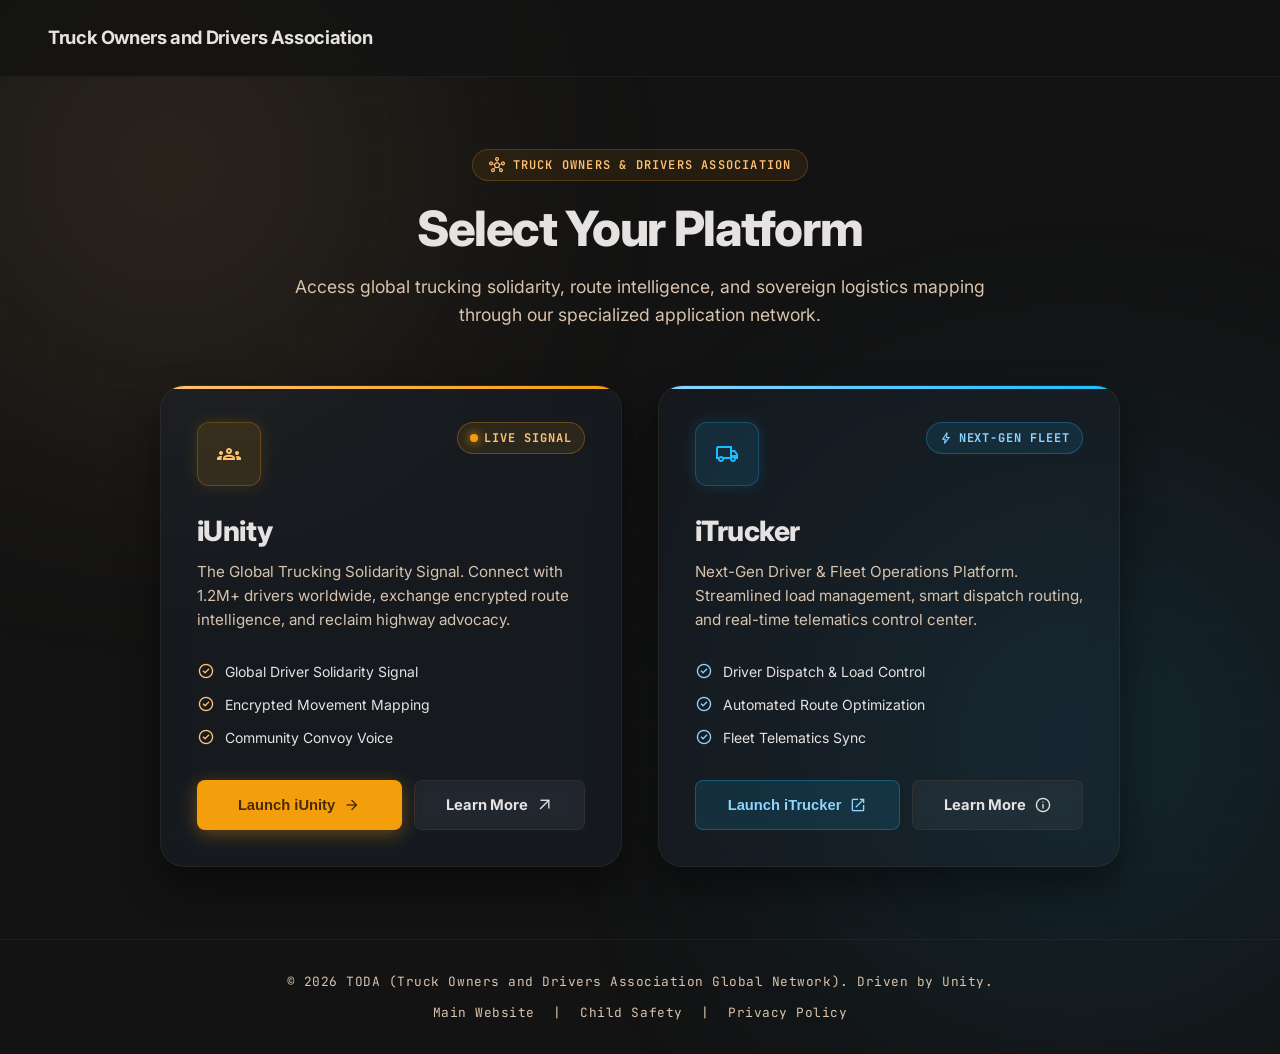
<file: index.html>
<!DOCTYPE html>
<html lang="en">

<head>
  <meta charset="utf-8">
  <meta name="viewport" content="width=device-width, initial-scale=1.0">

  <!-- SEO Meta Tags -->
  <title>Application Portal | iUnity & iTrucker</title>
  <meta name="description"
    content="Access official applications: iUnity for global driver solidarity and iTrucker for next-gen fleet operations.">
  <meta name="author" content="Truck Owners and Drivers Association">
  <link rel="canonical" href="https://app.jointoda.com/">

  <!-- Google Fonts: Inter & JetBrains Mono (Matches iUnity Design Language) -->
  <link rel="preconnect" href="https://fonts.googleapis.com">
  <link rel="preconnect" href="https://fonts.gstatic.com" crossorigin>
  <link
    href="https://fonts.googleapis.com/css2?family=Inter:wght@400;500;600;700;800&family=JetBrains+Mono:wght@500;700&display=swap"
    rel="stylesheet">
  <link rel="stylesheet"
    href="https://fonts.googleapis.com/css2?family=Material+Symbols+Outlined:opsz,wght,FILL,GRAD@24,400,0,0" />

  <!-- Shared Design Tokens & Theme -->
  <link rel="stylesheet" href="shared/theme.css?v=14">

  <style>
    /* Portal-Specific Layout & Card Styles */
    body {
      min-height: 100vh;
      display: flex;
      flex-direction: column;
      overflow-x: hidden;
      position: relative;
    }

    .blob-1 {
      width: clamp(320px, 45vw, 650px);
      height: clamp(320px, 45vw, 650px);
      background: radial-gradient(circle, var(--primary), transparent 70%);
      top: -120px;
      left: -120px;
    }

    .blob-2 {
      width: clamp(340px, 50vw, 700px);
      height: clamp(340px, 50vw, 700px);
      background: radial-gradient(circle, var(--tertiary-container), transparent 70%);
      bottom: -160px;
      right: -120px;
    }

    /* Header Nav */
    header {
      position: relative;
      z-index: 10;
      padding: clamp(16px, 2vw, 24px) clamp(20px, 4vw, 48px);
      display: flex;
      align-items: center;
      justify-content: space-between;
      border-bottom: 1px solid rgba(83, 68, 52, 0.2);
      backdrop-filter: blur(16px);
      -webkit-backdrop-filter: blur(16px);
      background: rgba(19, 19, 19, 0.85);
    }

    .brand-logo {
      display: flex;
      align-items: center;
      gap: 12px;
      text-decoration: none;
      color: var(--on-surface);
    }

    .brand-title {
      font-size: clamp(0.95rem, 1.5vw, 1.15rem);
      font-weight: 700;
      letter-spacing: -0.02em;
      color: var(--on-surface);
    }

    /* Main Container */
    main {
      flex: 1;
      position: relative;
      z-index: 10;
      max-width: 1100px;
      width: 100%;
      margin: 0 auto;
      padding: clamp(40px, 6vw, 72px) clamp(16px, 3vw, 32px);
      display: flex;
      flex-direction: column;
      align-items: center;
      justify-content: center;
    }

    .hero-heading {
      text-align: center;
      max-width: 720px;
      margin-bottom: clamp(36px, 5vw, 56px);
    }

    .hero-pill {
      display: inline-flex;
      align-items: center;
      gap: 8px;
      padding: 6px 16px;
      background: rgba(245, 158, 11, 0.08);
      border: 1px solid rgba(245, 158, 11, 0.22);
      border-radius: var(--radius-full);
      font-family: 'JetBrains Mono', monospace;
      font-size: clamp(0.6875rem, 0.3vw + 0.55rem, 0.75rem);
      font-weight: 600;
      color: var(--primary);
      text-transform: uppercase;
      letter-spacing: 0.1em;
      margin-bottom: 20px;
    }

    .hero-title {
      font-size: clamp(1.85rem, 3.8vw, 3.25rem);
      font-weight: 800;
      line-height: 1.15;
      letter-spacing: -0.03em;
      margin-bottom: 16px;
      color: var(--on-surface);
    }

    .hero-subtitle {
      font-size: clamp(0.925rem, 0.5vw + 0.75rem, 1.1rem);
      color: var(--on-surface-variant);
      line-height: 1.6;
    }

    /* Apps Grid */
    .apps-grid {
      display: grid;
      grid-template-columns: repeat(auto-fit, minmax(320px, 1fr));
      gap: clamp(24px, 3vw, 36px);
      width: 100%;
      max-width: 960px;
    }

    /* Glass App Cards */
    .app-card {
      background: rgba(31, 41, 55, 0.35);
      border: 1px solid rgba(83, 68, 52, 0.25);
      border-radius: var(--radius-xl);
      padding: clamp(28px, 3vw, 36px);
      display: flex;
      flex-direction: column;
      justify-content: space-between;
      position: relative;
      backdrop-filter: blur(16px);
      -webkit-backdrop-filter: blur(16px);
      transition: transform var(--transition-normal), border-color var(--transition-normal), box-shadow var(--transition-normal), background-color var(--transition-normal);
      box-shadow: 0 20px 40px rgba(0, 0, 0, 0.45);
      overflow: hidden;
    }

    .app-card::before {
      content: '';
      position: absolute;
      top: 0;
      left: 0;
      right: 0;
      height: 3px;
      background: transparent;
      transition: background var(--transition-normal);
    }

    /* iUnity Card Accents */
    .app-card-iunity:hover {
      transform: translateY(-6px);
      border-color: var(--primary);
      box-shadow: 0 25px 50px -15px var(--primary-glow);
      background: rgba(31, 41, 55, 0.5);
    }

    .app-card-iunity::before {
      background: linear-gradient(90deg, var(--primary), var(--primary-container));
    }

    /* iTrucker Card Accents */
    .app-card-itrucker:hover {
      transform: translateY(-6px);
      border-color: var(--tertiary-container);
      box-shadow: 0 25px 50px -15px var(--cyan-glow);
      background: rgba(31, 41, 55, 0.5);
    }

    .app-card-itrucker::before {
      background: linear-gradient(90deg, var(--tertiary), var(--tertiary-container));
    }

    .card-header {
      display: flex;
      align-items: flex-start;
      justify-content: space-between;
      margin-bottom: 24px;
    }

    .app-icon-wrapper {
      width: clamp(54px, 5vw, 64px);
      height: clamp(54px, 5vw, 64px);
      border-radius: var(--radius-lg);
      display: flex;
      align-items: center;
      justify-content: center;
      font-size: 30px;
    }

    .iunity-icon {
      background: rgba(245, 158, 11, 0.12);
      color: var(--primary);
      border: 1px solid rgba(245, 158, 11, 0.25);
      box-shadow: 0 0 16px rgba(245, 158, 11, 0.15);
    }

    .itrucker-icon {
      background: rgba(26, 189, 255, 0.12);
      color: var(--tertiary-container);
      border: 1px solid rgba(26, 189, 255, 0.25);
      box-shadow: 0 0 16px rgba(26, 189, 255, 0.15);
    }

    /* Status Badges */
    .status-badge {
      display: flex;
      align-items: center;
      gap: 6px;
      font-family: 'JetBrains Mono', monospace;
      font-size: 0.75rem;
      font-weight: 700;
      letter-spacing: 0.08em;
      text-transform: uppercase;
      padding: 6px 12px;
      border-radius: var(--radius-full);
    }

    .status-live {
      background: rgba(245, 158, 11, 0.1);
      color: var(--primary);
      border: 1px solid rgba(245, 158, 11, 0.3);
    }

    .status-pulse {
      width: 8px;
      height: 8px;
      border-radius: var(--radius-full);
      background: var(--primary-container);
      box-shadow: 0 0 10px var(--primary-container);
      animation: pulse 2s infinite;
    }

    .status-coming {
      background: rgba(26, 189, 255, 0.1);
      color: var(--tertiary);
      border: 1px solid rgba(26, 189, 255, 0.3);
    }

    @keyframes pulse {
      0% {
        transform: scale(0.95);
        box-shadow: 0 0 0 0 rgba(245, 158, 11, 0.7);
      }

      70% {
        transform: scale(1.1);
        box-shadow: 0 0 0 8px rgba(245, 158, 11, 0);
      }

      100% {
        transform: scale(0.95);
        box-shadow: 0 0 0 0 rgba(245, 158, 11, 0);
      }
    }

    .app-title {
      font-size: 1.75rem;
      font-weight: 800;
      margin-bottom: 8px;
      letter-spacing: -0.02em;
      color: var(--on-surface);
    }

    .app-desc {
      color: var(--on-surface-variant);
      font-size: 0.95rem;
      line-height: 1.6;
      margin-bottom: 28px;
    }

    .feature-list {
      list-style: none;
      margin-bottom: 32px;
      display: flex;
      flex-direction: column;
      gap: 12px;
    }

    .feature-item {
      display: flex;
      align-items: center;
      gap: 10px;
      font-size: 0.875rem;
      color: var(--on-surface);
    }

    .feature-item span.material-symbols-outlined {
      font-size: 18px;
    }

    /* Buttons Layout & Styling */
    .card-actions {
      display: grid;
      grid-template-columns: 1.2fr 1fr;
      gap: 12px;
      width: 100%;
      margin-top: auto;
    }

    .btn-launch,
    .btn-learn-more {
      width: 100%;
      height: 50px;
      border-radius: var(--radius-default);
      font-weight: 700;
      font-size: clamp(0.82rem, 0.3vw + 0.72rem, 0.92rem);
      display: inline-flex;
      align-items: center;
      justify-content: center;
      gap: 8px;
      text-decoration: none;
      cursor: pointer;
      transition: transform var(--transition-fast), background var(--transition-fast), box-shadow var(--transition-fast), border-color var(--transition-fast), color var(--transition-fast);
      border: none;
      white-space: nowrap;
      padding: 0 14px;
    }

    .btn-iunity {
      background: var(--primary-container);
      color: var(--on-primary);
      box-shadow: 0 4px 18px rgba(245, 158, 11, 0.35);
    }

    .btn-iunity:hover {
      background: #ffb95f;
      transform: translateY(-2px);
      box-shadow: 0 6px 24px rgba(245, 158, 11, 0.5);
    }

    .btn-iunity:active {
      transform: translateY(0);
    }

    .btn-itrucker {
      background: rgba(26, 189, 255, 0.12);
      color: var(--tertiary);
      border: 1px solid rgba(26, 189, 255, 0.3);
    }

    .btn-itrucker:hover {
      background: rgba(26, 189, 255, 0.22);
      border-color: var(--tertiary-container);
      transform: translateY(-2px);
      box-shadow: 0 6px 24px var(--cyan-glow);
    }

    .btn-itrucker:active {
      transform: translateY(0);
    }

    /* Learn More Secondary Glass Button */
    .btn-learn-more {
      background: rgba(255, 255, 255, 0.04);
      color: var(--on-surface);
      border: 1px solid rgba(83, 68, 52, 0.35);
      backdrop-filter: blur(8px);
      -webkit-backdrop-filter: blur(8px);
    }

    .app-card-iunity .btn-learn-more:hover {
      background: rgba(245, 158, 11, 0.12);
      border-color: rgba(245, 158, 11, 0.45);
      color: var(--primary);
      transform: translateY(-2px);
      box-shadow: 0 4px 16px rgba(245, 158, 11, 0.2);
    }

    .app-card-itrucker .btn-learn-more:hover {
      background: rgba(26, 189, 255, 0.12);
      border-color: rgba(26, 189, 255, 0.45);
      color: var(--tertiary);
      transform: translateY(-2px);
      box-shadow: 0 4px 16px rgba(26, 189, 255, 0.2);
    }

    .btn-learn-more:active {
      transform: translateY(0);
    }

    @media (max-width: 480px) {
      .card-actions {
        grid-template-columns: 1fr;
      }
    }

    /* Footer */
    footer {
      position: relative;
      z-index: 10;
      padding: 32px 24px;
      text-align: center;
      color: var(--on-surface-variant);
      font-family: 'JetBrains Mono', monospace;
      font-size: 0.8rem;
      letter-spacing: 0.04em;
      border-top: 1px solid rgba(83, 68, 52, 0.2);
    }

    footer a {
      color: var(--on-surface-variant);
      text-decoration: none;
      margin: 0 10px;
      transition: color var(--transition-fast);
    }

    footer a:hover {
      color: var(--primary);
    }

    /* Modal for iTrucker preview */
    .modal-overlay {
      position: fixed;
      inset: 0;
      background: rgba(14, 14, 14, 0.85);
      backdrop-filter: blur(10px);
      -webkit-backdrop-filter: blur(10px);
      z-index: 100;
      display: flex;
      align-items: center;
      justify-content: center;
      padding: 24px;
      opacity: 0;
      pointer-events: none;
      transition: opacity var(--transition-normal);
    }

    .modal-overlay.open {
      opacity: 1;
      pointer-events: auto;
    }

    .modal-box {
      background: var(--surface-container-high);
      border: 1px solid rgba(26, 189, 255, 0.3);
      border-radius: var(--radius-xl);
      padding: clamp(28px, 4vw, 40px);
      max-width: 480px;
      width: 100%;
      text-align: center;
      box-shadow: 0 25px 60px rgba(0, 0, 0, 0.7);
    }

    .modal-badge {
      display: inline-flex;
      align-items: center;
      gap: 6px;
      padding: 5px 14px;
      background: rgba(26, 189, 255, 0.12);
      border: 1px solid rgba(26, 189, 255, 0.3);
      border-radius: var(--radius-full);
      color: var(--tertiary);
      font-family: 'JetBrains Mono', monospace;
      font-size: 0.75rem;
      font-weight: 700;
      letter-spacing: 0.08em;
      text-transform: uppercase;
      margin-bottom: 16px;
    }
  </style>
</head>

<body>

  <!-- Ambient highway grid texture & glowing blobs -->
  <div class="grid-pattern" aria-hidden="true"></div>
  <div class="ambient-blob blob-1" id="blob-1" aria-hidden="true"></div>
  <div class="ambient-blob blob-2" id="blob-2" aria-hidden="true"></div>

  <!-- Header -->
  <header>
    <a href="#" class="brand-logo">
      <span class="brand-title">Truck Owners and Drivers Association</span>
    </a>
  </header>

  <!-- Main Content -->
  <main>
    <div class="hero-heading">
      <div class="hero-pill">
        <span class="material-symbols-outlined" style="font-size: 16px;">hub</span>
        <span>TRUCK OWNERS & DRIVERS ASSOCIATION</span>
      </div>
      <h1 class="hero-title">Select Your Platform</h1>
      <p class="hero-subtitle">Access global trucking solidarity, route intelligence, and sovereign logistics mapping
        through our specialized application network.</p>
    </div>

    <div class="apps-grid">
      <!-- App Card 1: iUnity -->
      <div class="app-card app-card-iunity">
        <div>
          <div class="card-header">
            <div class="app-icon-wrapper iunity-icon">
              <span class="material-symbols-outlined">groups</span>
            </div>
            <div class="status-badge status-live">
              <span class="status-pulse"></span>
              Live Signal
            </div>
          </div>

          <h2 class="app-title">iUnity</h2>
          <p class="app-desc">The Global Trucking Solidarity Signal. Connect with 1.2M+ drivers worldwide, exchange
            encrypted route intelligence, and reclaim highway advocacy.</p>

          <ul class="feature-list">
            <li class="feature-item">
              <span class="material-symbols-outlined" style="color: var(--primary);">check_circle</span>
              <span>Global Driver Solidarity Signal</span>
            </li>
            <li class="feature-item">
              <span class="material-symbols-outlined" style="color: var(--primary);">check_circle</span>
              <span>Encrypted Movement Mapping</span>
            </li>
            <li class="feature-item">
              <span class="material-symbols-outlined" style="color: var(--primary);">check_circle</span>
              <span>Community Convoy Voice</span>
            </li>
          </ul>
        </div>

        <div class="card-actions">
          <button class="btn-launch btn-iunity" data-action="download-iunity" onclick="handleDownloadClick(event)">
            <span>Launch iUnity</span>
            <span class="material-symbols-outlined" style="font-size: 18px;">arrow_forward</span>
          </button>
          <a href="iUnity/" class="btn-learn-more">
            <span>Learn More</span>
            <span class="material-symbols-outlined" style="font-size: 18px;">arrow_outward</span>
          </a>
        </div>
      </div>

      <!-- App Card 2: iTrucker -->
      <div class="app-card app-card-itrucker">
        <div>
          <div class="card-header">
            <div class="app-icon-wrapper itrucker-icon">
              <span class="material-symbols-outlined">local_shipping</span>
            </div>
            <div class="status-badge status-coming">
              <span class="material-symbols-outlined" style="font-size: 14px;">bolt</span>
              Next-Gen Fleet
            </div>
          </div>

          <h2 class="app-title">iTrucker</h2>
          <p class="app-desc">Next-Gen Driver & Fleet Operations Platform. Streamlined load management, smart dispatch
            routing, and real-time telematics control center.</p>

          <ul class="feature-list">
            <li class="feature-item">
              <span class="material-symbols-outlined" style="color: var(--tertiary);">check_circle</span>
              <span>Driver Dispatch & Load Control</span>
            </li>
            <li class="feature-item">
              <span class="material-symbols-outlined" style="color: var(--tertiary);">check_circle</span>
              <span>Automated Route Optimization</span>
            </li>
            <li class="feature-item">
              <span class="material-symbols-outlined" style="color: var(--tertiary);">check_circle</span>
              <span>Fleet Telematics Sync</span>
            </li>
          </ul>
        </div>

        <div class="card-actions">
          <button class="btn-launch btn-itrucker" data-action="open-itrucker-modal" onclick="openITruckerModal()">
            <span>Launch iTrucker</span>
            <span class="material-symbols-outlined" style="font-size: 18px;">open_in_new</span>
          </button>
          <a href="iTrucker/" class="btn-learn-more">
            <span>Learn More</span>
            <span class="material-symbols-outlined" style="font-size: 18px;">info</span>
          </a>
        </div>
      </div>
    </div>
  </main>

  <!-- Footer -->
  <footer>
    <p>© 2026 TODA (Truck Owners and Drivers Association Global Network). Driven by Unity.</p>
    <p style="margin-top: 12px;">
      <a href="https://jointoda.com">Main Website</a> |
      <a href="iUnity/child-safety.html">Child Safety</a> |
      <a href="https://jointoda.com/privacy-policy/">Privacy Policy</a>
    </p>
  </footer>

  <!-- Modal for iTrucker preview -->
  <div id="itrucker-modal" class="modal-overlay" onclick="closeModalOnBackdrop(event)">
    <div class="modal-box">
      <div style="margin-bottom: 16px;">
        <span class="material-symbols-outlined"
          style="font-size: 56px; color: var(--tertiary-container);">construction</span>
      </div>
      <div>
        <span class="modal-badge">
          <span class="material-symbols-outlined" style="font-size: 14px;">engineering</span>
          UNDER DEVELOPMENT
        </span>
      </div>
      <h3 style="font-size: 1.65rem; font-weight: 800; margin-bottom: 12px; color: var(--on-surface);">App Under
        Development</h3>
      <p style="color: var(--on-surface-variant); font-size: 0.95rem; line-height: 1.6; margin-bottom: 28px;">
        The <strong>iTrucker</strong> fleet dispatch and driver operations system is currently under active development.
        Signal sync and enterprise tools will be coming online soon.
      </p>
      <div style="display: flex; gap: 12px; justify-content: center;">
        <button class="btn-launch btn-itrucker" data-action="close-itrucker-modal" onclick="closeITruckerModal()" style="width: auto; padding: 0 36px;">
          <span>Acknowledge Signal</span>
        </button>
      </div>
    </div>
  </div>

  <!-- Centralized App Detection Script -->
  <script src="shared/app-detection.js?v=14"></script>

  <script>
    (function () {
      'use strict';

      var PARALLAX_FACTOR = 35;

      function openITruckerModal() {
        var modal = document.getElementById('itrucker-modal');
        if (modal) modal.classList.add('open');
      }

      function closeITruckerModal() {
        var modal = document.getElementById('itrucker-modal');
        if (modal) modal.classList.remove('open');
      }

      function closeModalOnBackdrop(e) {
        if (e && e.target && e.target.id === 'itrucker-modal') {
          closeITruckerModal();
        }
      }

      function handleDownloadClick(event) {
        if (window.TODA_APP && typeof window.TODA_APP.handleDownloadClick === 'function') {
          window.TODA_APP.handleDownloadClick(event);
        }
      }

      // Parallax ambient background animation throttled with requestAnimationFrame
      var ticking = false;
      var blob1 = document.getElementById('blob-1');
      var blob2 = document.getElementById('blob-2');

      if (blob1 || blob2) {
        var mouseX = 0;
        var mouseY = 0;

        window.addEventListener('mousemove', function (e) {
          mouseX = (e.clientX / window.innerWidth - 0.5) * PARALLAX_FACTOR;
          mouseY = (e.clientY / window.innerHeight - 0.5) * PARALLAX_FACTOR;

          if (!ticking) {
            window.requestAnimationFrame(function () {
              if (blob1) blob1.style.transform = 'translate(' + mouseX + 'px, ' + mouseY + 'px)';
              if (blob2) blob2.style.transform = 'translate(' + (-mouseX) + 'px, ' + (-mouseY) + 'px)';
              ticking = false;
            });
            ticking = true;
          }
        });
      }

      // Event listener registration
      document.addEventListener('DOMContentLoaded', function () {
        var iunityBtn = document.querySelector('[data-action="download-iunity"]');
        if (iunityBtn) {
          iunityBtn.addEventListener('click', handleDownloadClick);
        }

        var openModalBtn = document.querySelector('[data-action="open-itrucker-modal"]');
        if (openModalBtn) {
          openModalBtn.addEventListener('click', openITruckerModal);
        }

        var closeModalBtn = document.querySelector('[data-action="close-itrucker-modal"]');
        if (closeModalBtn) {
          closeModalBtn.addEventListener('click', closeITruckerModal);
        }

        var modalOverlay = document.getElementById('itrucker-modal');
        if (modalOverlay) {
          modalOverlay.addEventListener('click', closeModalOnBackdrop);
        }
      });

      // Export globally for backward compatibility
      window.openITruckerModal = openITruckerModal;
      window.closeITruckerModal = closeITruckerModal;
      window.closeModalOnBackdrop = closeModalOnBackdrop;
      window.handleDownloadClick = handleDownloadClick;
    })();
  </script>
</body>

</html>
</file>
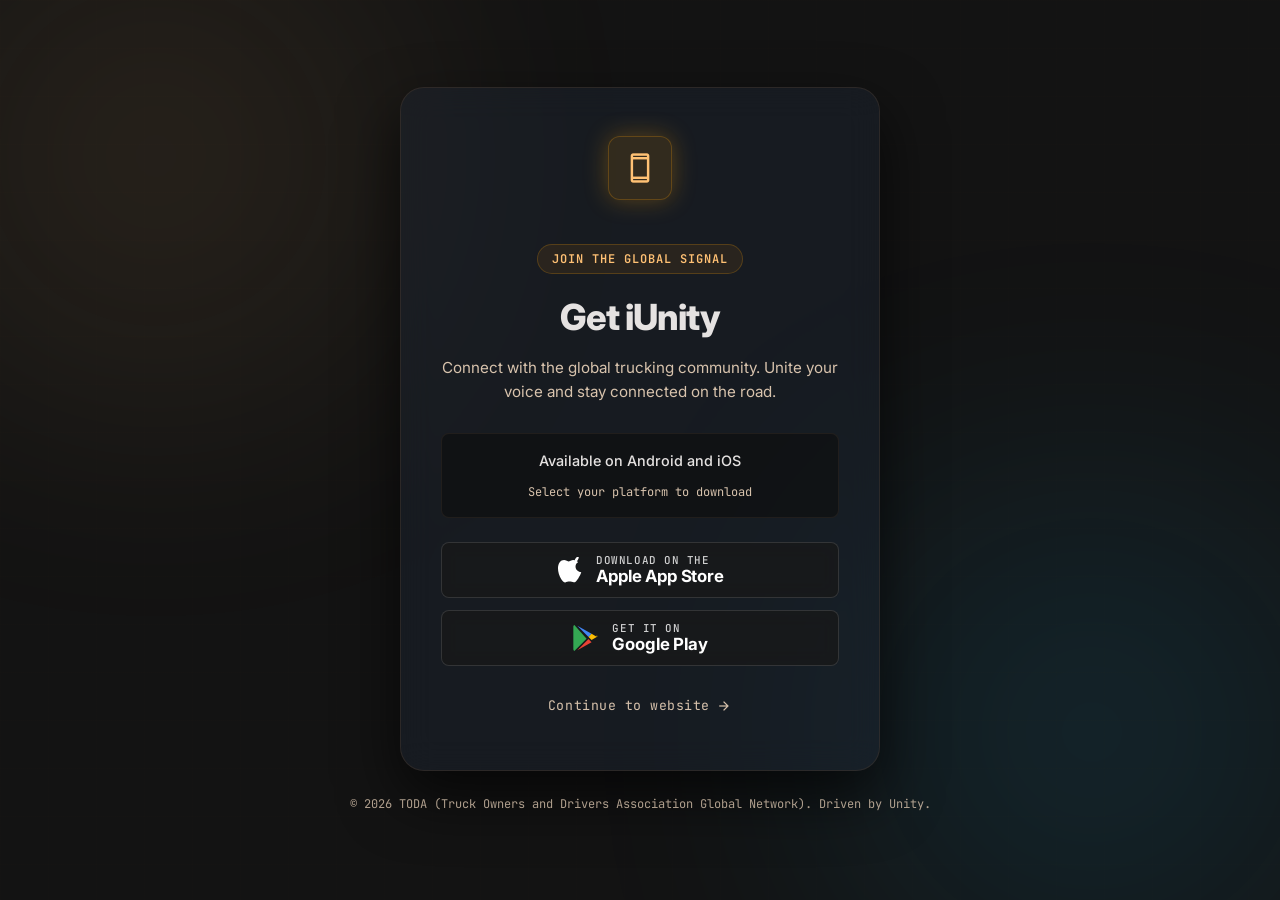
<file: download/index.html>
<!DOCTYPE html>
<html lang="en">
<head>
  <meta charset="utf-8">
  <meta name="viewport" content="width=device-width, initial-scale=1.0">

  <!-- SEO & Social Meta Tags -->
  <title>Get iUnity | Download for Android & iOS</title>
  <meta name="description" content="Connect with the global trucking community. Unite your voice and stay connected on the road. Download iUnity for Android and iOS.">
  <meta name="author" content="Truck Owners and Drivers Association">
  <meta name="robots" content="noindex, follow">

  <!-- Google Fonts: Inter & JetBrains Mono (Matches iUnity Brand) -->
  <link rel="preconnect" href="https://fonts.googleapis.com">
  <link rel="preconnect" href="https://fonts.gstatic.com" crossorigin>
  <link href="https://fonts.googleapis.com/css2?family=Inter:wght@400;500;600;700;800&family=JetBrains+Mono:wght@500;700&display=swap" rel="stylesheet">
  <link rel="stylesheet" href="https://fonts.googleapis.com/css2?family=Material+Symbols+Outlined:opsz,wght,FILL,GRAD@24,400,0,0" />

  <!-- Shared Design Tokens & Theme -->
  <link rel="stylesheet" href="../shared/theme.css?v=14">

  <style>
    /* =========================================================
       Smart Download Page Specific Styles
       ========================================================= */
    body {
      min-height: 100vh;
      display: flex;
      flex-direction: column;
      align-items: center;
      justify-content: center;
      padding: clamp(20px, 4vw, 40px) 16px;
      overflow-x: hidden;
      position: relative;
    }

    /* Ambient Blobs Positioning */
    .blob-1 {
      width: clamp(280px, 40vw, 550px);
      height: clamp(280px, 40vw, 550px);
      background: radial-gradient(circle, var(--primary), transparent 70%);
      top: -100px;
      left: -100px;
    }
    .blob-2 {
      width: clamp(300px, 45vw, 600px);
      height: clamp(300px, 45vw, 600px);
      background: radial-gradient(circle, var(--tertiary-container), transparent 70%);
      bottom: -120px;
      right: -100px;
    }

    /* Glass Container Card */
    .download-card {
      position: relative;
      z-index: 10;
      background: rgba(31, 41, 55, 0.4);
      border: 1px solid rgba(83, 68, 52, 0.35);
      border-radius: var(--radius-xl);
      padding: clamp(32px, 5vw, 48px) clamp(24px, 4vw, 40px);
      max-width: 480px;
      width: 100%;
      text-align: center;
      backdrop-filter: blur(16px);
      -webkit-backdrop-filter: blur(16px);
      box-shadow: 0 25px 60px rgba(0, 0, 0, 0.65);
      transition: border-color var(--transition-normal);
    }

    /* Brand Logo / Header */
    .brand-logo-wrap {
      display: inline-flex;
      align-items: center;
      justify-content: center;
      gap: 10px;
      text-decoration: none;
      color: var(--on-surface);
      margin-bottom: 24px;
    }

    /* Smartphone Icon Box with Radar Glow */
    .icon-box {
      width: 64px;
      height: 64px;
      border-radius: var(--radius-lg);
      background: rgba(245, 158, 11, 0.12);
      border: 1px solid rgba(245, 158, 11, 0.25);
      display: inline-flex;
      align-items: center;
      justify-content: center;
      color: var(--primary);
      box-shadow: 0 0 24px var(--primary-glow);
      margin-bottom: 20px;
    }
    .icon-box .material-symbols-outlined {
      font-size: 32px;
    }

    /* Category Pill */
    .label-badge {
      display: inline-flex;
      align-items: center;
      gap: 6px;
      padding: 5px 14px;
      background: rgba(245, 158, 11, 0.08);
      border: 1px solid rgba(245, 158, 11, 0.22);
      border-radius: var(--radius-full);
      font-family: 'JetBrains Mono', monospace;
      font-size: 0.75rem;
      font-weight: 600;
      color: var(--primary);
      letter-spacing: 0.08em;
      text-transform: uppercase;
      margin-bottom: 16px;
    }

    /* Typography */
    .card-title {
      font-size: clamp(1.75rem, 3.5vw, 2.25rem);
      font-weight: 800;
      letter-spacing: -0.03em;
      color: var(--on-surface);
      margin-bottom: 12px;
    }
    .card-desc {
      color: var(--on-surface-variant);
      font-size: 0.95rem;
      line-height: 1.6;
      margin-bottom: 28px;
    }

    /* Status Panel */
    .status-panel {
      margin-bottom: 24px;
      padding: 16px;
      border-radius: var(--radius-default);
      background: rgba(14, 14, 14, 0.6);
      border: 1px solid rgba(83, 68, 52, 0.25);
      display: flex;
      flex-direction: column;
      align-items: center;
      gap: 12px;
    }

    .spinner-ring {
      width: 32px;
      height: 32px;
      border: 3px solid rgba(245, 158, 11, 0.2);
      border-top-color: var(--primary-container);
      border-radius: 50%;
      animation: spin 0.8s linear infinite;
    }

    .status-text {
      font-size: 0.9rem;
      color: var(--on-surface);
      font-weight: 500;
    }
    .status-subtext {
      font-size: 0.75rem;
      color: var(--on-surface-variant);
      font-family: 'JetBrains Mono', monospace;
    }

    /* Store Buttons Container */
    .store-buttons-container {
      display: flex;
      flex-direction: column;
      gap: 12px;
      width: 100%;
      margin-bottom: 24px;
    }

    .store-btn {
      display: inline-flex;
      align-items: center;
      justify-content: center;
      gap: 14px;
      width: 100%;
      height: 56px;
      padding: 0 20px;
      border-radius: var(--radius-default);
      text-decoration: none;
      font-weight: 700;
      cursor: pointer;
      border: 1px solid rgba(255, 255, 255, 0.12);
      background: rgba(24, 24, 24, 0.8);
      color: #ffffff;
      transition: transform var(--transition-fast), background var(--transition-fast), border-color var(--transition-fast), box-shadow var(--transition-fast);
      backdrop-filter: blur(8px);
      -webkit-backdrop-filter: blur(8px);
    }
    .store-btn svg {
      width: 26px;
      height: 26px;
      flex-shrink: 0;
      fill: currentColor;
    }
    .store-btn-text {
      display: flex;
      flex-direction: column;
      align-items: flex-start;
      line-height: 1.15;
      text-align: left;
    }
    .store-btn-sub {
      font-size: 0.68rem;
      font-weight: 500;
      letter-spacing: 0.05em;
      text-transform: uppercase;
      opacity: 0.8;
      font-family: 'JetBrains Mono', monospace;
    }
    .store-btn-title {
      font-size: 1.05rem;
      font-weight: 700;
      letter-spacing: -0.01em;
    }

    .store-btn-apple:hover,
    .store-btn-apple.highlight {
      border-color: rgba(255, 255, 255, 0.4);
      background: rgba(45, 45, 45, 0.95);
      box-shadow: 0 6px 20px rgba(0, 0, 0, 0.4);
      transform: translateY(-2px);
    }
    .store-btn-google:hover,
    .store-btn-google.highlight {
      border-color: rgba(245, 158, 11, 0.4);
      background: rgba(35, 30, 22, 0.95);
      box-shadow: 0 6px 20px var(--primary-glow);
      transform: translateY(-2px);
    }

    /* Fallback Direct Action Button */
    .btn-manual-redirect {
      display: none;
      width: 100%;
      height: 52px;
      background: var(--primary-container);
      color: var(--on-primary);
      border-radius: var(--radius-default);
      font-weight: 700;
      font-size: 0.95rem;
      border: none;
      cursor: pointer;
      text-decoration: none;
      align-items: center;
      justify-content: center;
      gap: 8px;
      box-shadow: 0 4px 18px var(--primary-glow);
      margin-bottom: 20px;
      transition: transform var(--transition-fast), background var(--transition-fast);
    }
    .btn-manual-redirect:hover {
      background: #ffb95f;
      transform: translateY(-2px);
    }

    /* Footer Navigation Link */
    .continue-link {
      display: inline-flex;
      align-items: center;
      gap: 6px;
      color: var(--on-surface-variant);
      text-decoration: none;
      font-size: 0.825rem;
      font-family: 'JetBrains Mono', monospace;
      letter-spacing: 0.04em;
      padding: 6px 12px;
      border-radius: var(--radius-default);
      transition: color var(--transition-fast);
    }
    .continue-link:hover {
      color: var(--primary);
    }

    .page-footer {
      position: relative;
      z-index: 10;
      margin-top: 24px;
      color: var(--on-surface-variant);
      font-size: 0.75rem;
      font-family: 'JetBrains Mono', monospace;
      text-align: center;
      opacity: 0.8;
    }
  </style>
</head>
<body>

  <!-- Ambient highway grid texture & glowing blobs -->
  <div class="grid-pattern" aria-hidden="true"></div>
  <div class="ambient-blob blob-1" id="blob-1" aria-hidden="true"></div>
  <div class="ambient-blob blob-2" id="blob-2" aria-hidden="true"></div>

  <!-- Smart Download Card -->
  <main class="download-card">
    <div class="brand-logo-wrap">
      <div class="icon-box" aria-hidden="true">
        <span class="material-symbols-outlined">smartphone</span>
      </div>
    </div>

    <div>
      <span class="label-badge">JOIN THE GLOBAL SIGNAL</span>
    </div>

    <h1 class="card-title">Get iUnity</h1>
    <p class="card-desc">Connect with the global trucking community. Unite your voice and stay connected on the road.</p>

    <!-- Dynamic Status / Loading Indicator -->
    <div class="status-panel" id="status-panel">
      <div class="spinner-ring" id="status-spinner" aria-hidden="true"></div>
      <p class="status-text" id="status-text">Detecting your device...</p>
      <span class="status-subtext" id="status-subtext">Automatic App Store Dispatch</span>
    </div>

    <!-- Direct Action Button for Mobile Redirect Fallback -->
    <a href="#" class="btn-manual-redirect" id="btn-manual-redirect">
      <span class="material-symbols-outlined">download</span>
      <span id="manual-btn-label">Open App Store</span>
    </a>

    <!-- Store Badges (Visible on Desktop / Fallback View) -->
    <div class="store-buttons-container" id="store-buttons">
      <!-- Apple App Store -->
      <a href="https://apps.apple.com/us/app/iunity-for-truckers/id6792612777" 
         class="store-btn store-btn-apple" 
         id="btn-apple-store" 
         target="_blank" 
         rel="noopener noreferrer">
        <svg viewBox="0 0 170 170" aria-hidden="true">
          <path d="M150.37 130.25c-2.45 5.66-5.35 10.87-8.71 15.66-4.58 6.53-8.33 11.05-11.22 13.56-4.48 4.12-9.28 6.23-14.42 6.35-3.69 0-8.14-1.05-13.32-3.18-5.19-2.12-9.97-3.17-14.34-3.17-4.58 0-9.49 1.05-14.75 3.17-5.26 2.13-9.5 3.24-12.74 3.35-4.35.13-9.16-1.9-14.42-6.08-3.69-3.04-7.67-7.85-11.93-14.42-6.53-10.12-11.77-21.75-15.7-34.9-3.93-13.15-5.9-25.59-5.9-37.33 0-15.34 3.8-28.09 11.39-38.25 7.6-10.15 17.1-15.34 28.51-15.56 5.56 0 11.45 1.51 17.67 4.52 6.23 3.01 10.32 4.58 12.28 4.7 1.76-.23 6.08-1.87 12.98-4.93 6.9-3.05 12.77-4.39 17.61-4.01 13.06.66 23.47 5.75 31.23 15.28-11.46 6.96-17.06 16.54-16.79 28.74.27 9.8 4.09 17.97 11.46 24.51 7.37 6.54 16.03 10.28 25.98 11.22-2.18 6.64-4.8 13.3-7.86 19.98zm-29.21-102.5c0-7.08 2.58-13.78 7.74-20.1 5.15-6.33 11.53-10.29 19.13-11.89.54 1.74.82 3.59.82 5.55 0 7.08-2.67 14.04-8.02 20.89-5.34 6.86-11.71 10.72-19.12 11.58-.33-2.07-.55-4.08-.55-6.03z"/>
        </svg>
        <div class="store-btn-text">
          <span class="store-btn-sub">Download on the</span>
          <span class="store-btn-title">Apple App Store</span>
        </div>
      </a>

      <!-- Google Play Store -->
      <a href="https://play.google.com/store/apps/details?id=com.jointoda.iunity&pcampaignid=web_share" 
         class="store-btn store-btn-google" 
         id="btn-google-play" 
         target="_blank" 
         rel="noopener noreferrer">
        <svg viewBox="0 0 512 512" aria-hidden="true">
          <path fill="#4285F4" d="M325.3 234.3L104.6 13l280.8 161.2-60.1 60.1z"/>
          <path fill="#34A853" d="M47 0C34 7.5 25.3 21.7 25.3 38.3v435.4c0 16.6 8.7 30.8 21.7 38.3l240-240L47 0z"/>
          <path fill="#EA4335" d="M325.3 277.7l60.1 60.1L104.6 499l220.7-221.3z"/>
          <path fill="#FBBC04" d="M486.7 230.9L385.4 174.2l-60.1 60.1 60.1 60.1 101.3-56.7c17.5-9.8 17.5-27 0-36.8z"/>
        </svg>
        <div class="store-btn-text">
          <span class="store-btn-sub">Get it on</span>
          <span class="store-btn-title">Google Play</span>
        </div>
      </a>
    </div>

    <!-- Small Continue Link to Main Landing Page -->
    <div>
      <a href="../iUnity/" class="continue-link" id="continue-link">
        <span>Continue to website</span>
        <span class="material-symbols-outlined" style="font-size: 16px;">arrow_forward</span>
      </a>
    </div>
  </main>

  <footer class="page-footer">
    <p>© 2026 TODA (Truck Owners and Drivers Association Global Network). Driven by Unity.</p>
  </footer>

  <!-- Centralized App Detection Script -->
  <script src="../shared/app-detection.js?v=14"></script>

  <script>
    (function initSmartDownloadPage() {
      'use strict';

      var urlParams = new URLSearchParams(window.location.search);
      var noRedirect = urlParams.get('noredirect') === '1' || urlParams.get('noredirect') === 'true';

      // Leverage centralized device detection engine
      var detected = (window.TODA_APP && typeof window.TODA_APP.detectPlatform === 'function')
        ? window.TODA_APP.detectPlatform()
        : 'desktop';

      var appStoreUrl = (window.TODA_APP && window.TODA_APP.CONFIG) 
        ? window.TODA_APP.CONFIG.stores.ios 
        : 'https://apps.apple.com/us/app/iunity-for-truckers/id6792612777';

      var playStoreUrl = (window.TODA_APP && window.TODA_APP.CONFIG) 
        ? window.TODA_APP.CONFIG.stores.android 
        : 'https://play.google.com/store/apps/details?id=com.jointoda.iunity&pcampaignid=web_share';

      var statusSpinner = document.getElementById('status-spinner');
      var statusText = document.getElementById('status-text');
      var statusSubtext = document.getElementById('status-subtext');
      var manualBtn = document.getElementById('btn-manual-redirect');
      var manualBtnLabel = document.getElementById('manual-btn-label');
      var appleBtn = document.getElementById('btn-apple-store');
      var googleBtn = document.getElementById('btn-google-play');

      if (detected === 'ios') {
        // --- iOS / iPad detected ---
        if (statusText) statusText.textContent = 'Taking you to the Apple App Store...';
        if (statusSubtext) statusSubtext.textContent = 'iOS / iPadOS detected';
        if (manualBtn) {
          manualBtn.href = appStoreUrl;
          if (manualBtnLabel) manualBtnLabel.textContent = 'Open Apple App Store';
          manualBtn.style.display = 'inline-flex';
        }
        if (appleBtn) appleBtn.classList.add('highlight');

        if (!noRedirect) {
          setTimeout(function () {
            window.location.replace(appStoreUrl);
          }, 350);
        } else if (statusSpinner && statusText) {
          statusSpinner.style.display = 'none';
          statusText.textContent = 'Redirect paused (?noredirect=1). Ready for Apple App Store.';
        }

      } else if (detected === 'android') {
        // --- Android detected ---
        if (statusText) statusText.textContent = 'Taking you to Google Play...';
        if (statusSubtext) statusSubtext.textContent = 'Android device detected';
        if (manualBtn) {
          manualBtn.href = playStoreUrl;
          if (manualBtnLabel) manualBtnLabel.textContent = 'Open Google Play Store';
          manualBtn.style.display = 'inline-flex';
        }
        if (googleBtn) googleBtn.classList.add('highlight');

        if (!noRedirect) {
          setTimeout(function () {
            window.location.replace(playStoreUrl);
          }, 350);
        } else if (statusSpinner && statusText) {
          statusSpinner.style.display = 'none';
          statusText.textContent = 'Redirect paused (?noredirect=1). Ready for Google Play.';
        }

      } else {
        // --- Desktop or uncertain detection: Fallback View ---
        if (statusSpinner) statusSpinner.style.display = 'none';
        if (statusText) statusText.textContent = 'Available on Android and iOS';
        if (statusSubtext) statusSubtext.textContent = 'Select your platform to download';
      }
    })();
  </script>
</body>
</html>
</file>
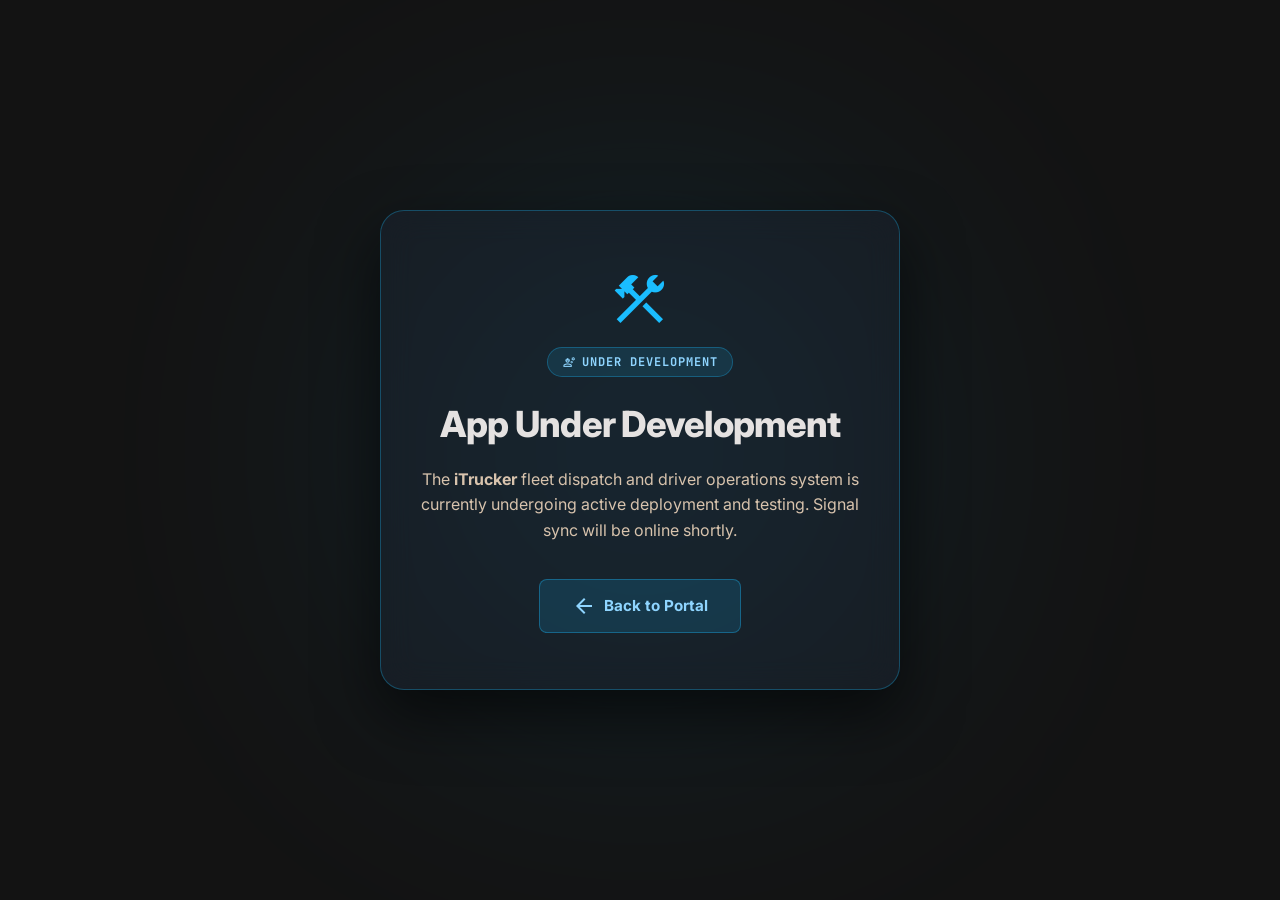
<file: iTrucker/index.html>
<!DOCTYPE html>
<html lang="en">
<head>
  <meta charset="utf-8">
  <meta name="viewport" content="width=device-width, initial-scale=1.0">
  <title>iTrucker | App Under Development</title>
  <link rel="preconnect" href="https://fonts.googleapis.com">
  <link rel="preconnect" href="https://fonts.gstatic.com" crossorigin>
  <link href="https://fonts.googleapis.com/css2?family=Inter:wght@400;600;700;800&family=JetBrains+Mono:wght@500;700&display=swap" rel="stylesheet">
  <link rel="stylesheet" href="https://fonts.googleapis.com/css2?family=Material+Symbols+Outlined:opsz,wght,FILL,GRAD@24,400,0,0" />
  <!-- Shared Design Tokens & Theme -->
  <link rel="stylesheet" href="../shared/theme.css?v=14">

  <style>

    body {
      background: var(--background);
      color: var(--on-surface);
      font-family: 'Inter', system-ui, -apple-system, sans-serif;
      min-height: 100vh;
      display: flex;
      flex-direction: column;
      align-items: center;
      justify-content: center;
      text-align: center;
      padding: 24px;
      position: relative;
      overflow: hidden;
      -webkit-font-smoothing: antialiased;
    }

    .ambient-glow {
      position: absolute;
      width: clamp(350px, 50vw, 650px);
      height: clamp(350px, 50vw, 650px);
      background: radial-gradient(circle, var(--tertiary-container), transparent 70%);
      border-radius: var(--radius-full);
      filter: blur(140px);
      opacity: 0.25;
      pointer-events: none;
    }

    .box {
      position: relative;
      z-index: 10;
      background: rgba(31, 41, 55, 0.4);
      border: 1px solid rgba(26, 189, 255, 0.3);
      border-radius: var(--radius-xl);
      padding: clamp(36px, 5vw, 56px) clamp(24px, 4vw, 40px);
      max-width: 520px;
      width: 100%;
      backdrop-filter: blur(16px);
      -webkit-backdrop-filter: blur(16px);
      box-shadow: 0 25px 60px rgba(0, 0, 0, 0.6);
    }

    .badge {
      display: inline-flex;
      align-items: center;
      gap: 6px;
      padding: 5px 14px;
      background: rgba(26, 189, 255, 0.12);
      border: 1px solid rgba(26, 189, 255, 0.3);
      border-radius: var(--radius-full);
      color: var(--tertiary);
      font-family: 'JetBrains Mono', monospace;
      font-size: 0.75rem;
      font-weight: 700;
      letter-spacing: 0.08em;
      text-transform: uppercase;
      margin-bottom: 20px;
    }

    .icon {
      font-size: 64px;
      color: var(--tertiary-container);
      margin-bottom: 16px;
    }

    h1 {
      font-size: clamp(1.75rem, 3vw, 2.25rem);
      font-weight: 800;
      margin: 0 0 16px 0;
      letter-spacing: -0.02em;
      color: var(--on-surface);
    }

    p {
      color: var(--on-surface-variant);
      font-size: 1rem;
      line-height: 1.6;
      margin-bottom: 36px;
    }

    .btn {
      display: inline-flex;
      align-items: center;
      justify-content: center;
      gap: 8px;
      padding: 14px 32px;
      background: rgba(26, 189, 255, 0.15);
      color: var(--tertiary);
      border: 1px solid rgba(26, 189, 255, 0.35);
      font-weight: 700;
      font-size: 0.95rem;
      text-decoration: none;
      border-radius: var(--radius-default);
      transition: transform var(--transition-fast), background var(--transition-fast), box-shadow var(--transition-fast), border-color var(--transition-fast);
    }

    .btn:hover {
      background: rgba(26, 189, 255, 0.25);
      border-color: var(--tertiary-container);
      box-shadow: 0 4px 20px var(--cyan-glow);
      transform: translateY(-2px);
    }
  </style>
</head>
<body>
  <div class="ambient-glow"></div>
  <div class="box">
    <span class="material-symbols-outlined icon">construction</span>
    <div>
      <span class="badge">
        <span class="material-symbols-outlined" style="font-size: 14px;">engineering</span>
        UNDER DEVELOPMENT
      </span>
    </div>
    <h1>App Under Development</h1>
    <p>The <strong>iTrucker</strong> fleet dispatch and driver operations system is currently undergoing active deployment and testing. Signal sync will be online shortly.</p>
    <a href="../" class="btn">
      <span class="material-symbols-outlined">arrow_back</span>
      <span>Back to Portal</span>
    </a>
  </div>
</body>
</html>
</file>
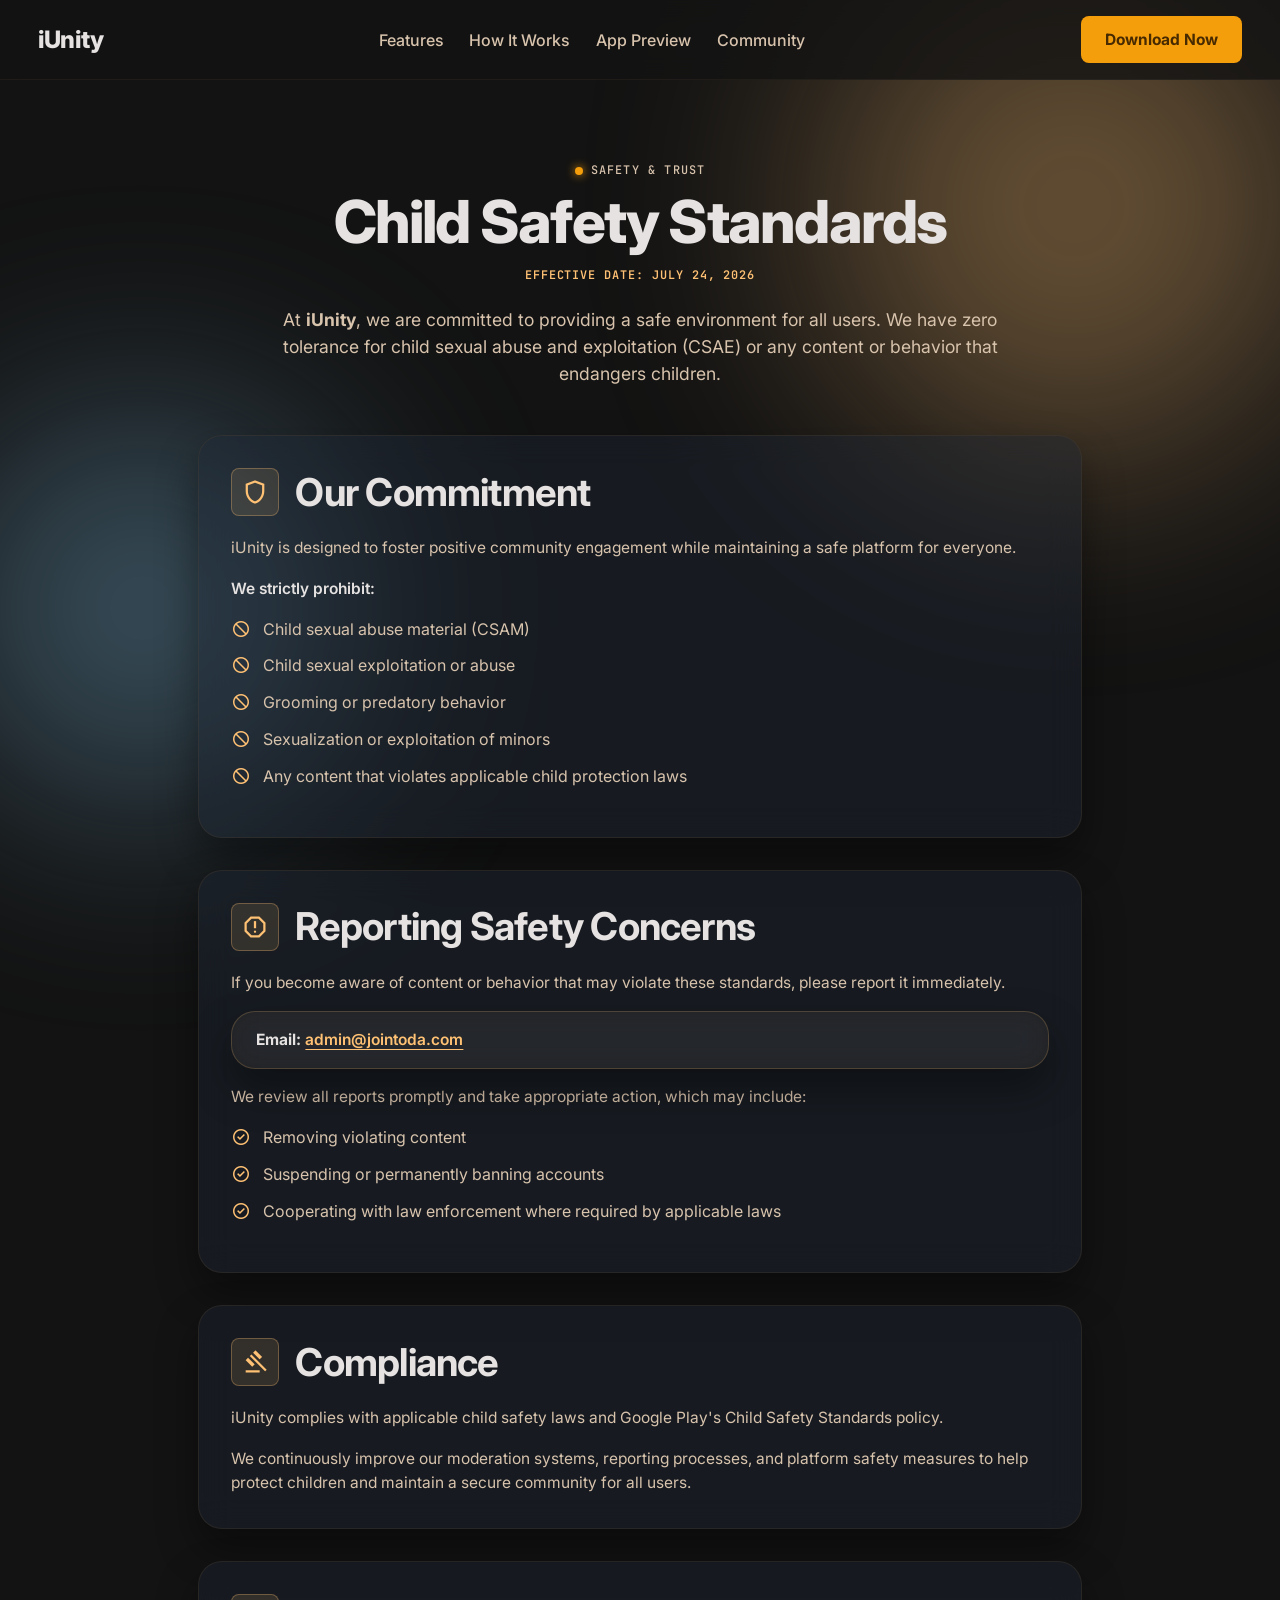
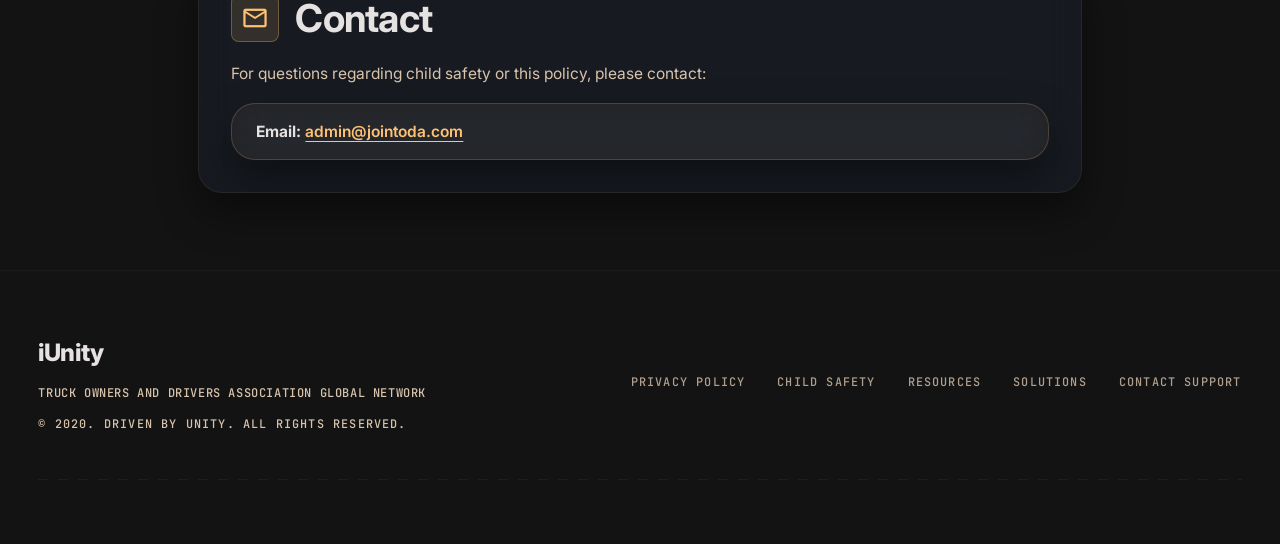
<file: iUnity/child-safety.html>
<!DOCTYPE html>
<html lang="en">

<head>
  <meta charset="utf-8">
  <meta name="viewport" content="width=device-width, initial-scale=1.0">

  <!-- SEO Meta Tags -->
  <title>Child Safety Standards | iUnity</title>
  <meta name="description"
    content="Read iUnity's Child Safety Standards, reporting process, and commitment to preventing child sexual abuse and exploitation while maintaining a safe community.">
  <meta name="keywords"
    content="iUnity, TODA, Child Safety Standards, CSAE, CSAM, child protection, community safety, Google Play policy">
  <meta name="author" content="TODA">
  <link rel="canonical" href="https://app.jointoda.com/iUnity/child-safety.html">

  <!-- Favicon -->
  <link rel="icon" href="data:,">

  <!-- Styling & Typography Links -->
  <link rel="stylesheet" href="style.css?v=14">
</head>

<body class="bg-background text-on-surface">

  <!-- Parallax Background Atmosphere Blobs -->
  <div class="ambient-blob blob-primary" id="blob-primary"></div>
  <div class="ambient-blob blob-tertiary" id="blob-tertiary"></div>

  <!-- Top Navigation Bar -->
  <header class="header-nav">
    <div class="max-container nav-container">
      <a href="index.html" class="nav-logo">iUnity</a>

      <nav class="nav-links">
        <a class="nav-link" href="index.html#features">Features</a>
        <a class="nav-link" href="index.html#how-it-works">How It Works</a>
        <a class="nav-link" href="index.html#app-preview">App Preview</a>
        <a class="nav-link" href="index.html#community">Community</a>
      </nav>

      <button class="btn-primary" data-action="download" onclick="handleDownloadClick(event)">
        Download Now
      </button>

      <!-- Hamburger Icon for Mobile -->
      <button class="mobile-menu-toggle" id="menu-toggle" aria-label="Toggle navigation menu">
        <span></span>
        <span></span>
        <span></span>
      </button>
    </div>
  </header>

  <!-- Mobile Side Navigation Overlay -->
  <div class="mobile-nav-overlay" id="mobile-nav">
    <a class="mobile-nav-link" href="index.html#features" onclick="toggleMobileMenu()">Features</a>
    <a class="mobile-nav-link" href="index.html#how-it-works" onclick="toggleMobileMenu()">How It Works</a>
    <a class="mobile-nav-link" href="index.html#app-preview" onclick="toggleMobileMenu()">App Preview</a>
    <a class="mobile-nav-link" href="index.html#community" onclick="toggleMobileMenu()">Community</a>
    <button class="btn-primary" data-action="download" onclick="toggleMobileMenu(); handleDownloadClick(event)">Download Now</button>
  </div>

  <main class="site-main">
    <!-- Page Hero Section -->
    <section class="hero-section max-container" style="min-height: auto; padding-top: clamp(40px, 6vw, 90px); padding-bottom: clamp(24px, 4vw, 48px);">
      <div style="max-width: 800px; margin: 0 auto; text-align: center;">
        <div class="hero-badge" style="margin-bottom: 12px; justify-content: center;">
          <span class="unity-signal"></span>
          <span class="font-label-caps" style="color: var(--on-surface-variant);">SAFETY & TRUST</span>
        </div>

        <h1 class="font-display-lg hero-title" style="margin-bottom: 16px;">
          Child Safety Standards
        </h1>

        <div class="font-label-caps" style="color: var(--primary); margin-bottom: 24px; font-weight: 600; letter-spacing: 0.08em;">
          EFFECTIVE DATE: JULY 24, 2026
        </div>

        <p class="font-body-lg hero-desc" style="max-width: 720px; margin: 0 auto;">
          At <strong>iUnity</strong>, we are committed to providing a safe environment for all users. We have zero tolerance for child sexual abuse and exploitation (CSAE) or any content or behavior that endangers children.
        </p>
      </div>
    </section>

    <!-- Main Content Cards Section -->
    <section class="max-container policy-container">
      
      <!-- Card 1: Our Commitment -->
      <article class="glass-card policy-card">
        <div class="policy-card-header">
          <div class="policy-icon-wrapper">
            <span class="material-symbols-outlined policy-icon">shield</span>
          </div>
          <h2 class="font-headline-lg policy-card-title">Our Commitment</h2>
        </div>

        <p class="font-body-md policy-text">
          iUnity is designed to foster positive community engagement while maintaining a safe platform for everyone.
        </p>

        <p class="font-body-md policy-subheading">
          We strictly prohibit:
        </p>

        <ul class="policy-list">
          <li class="policy-list-item">
            <span class="material-symbols-outlined">block</span>
            <span>Child sexual abuse material (CSAM)</span>
          </li>
          <li class="policy-list-item">
            <span class="material-symbols-outlined">block</span>
            <span>Child sexual exploitation or abuse</span>
          </li>
          <li class="policy-list-item">
            <span class="material-symbols-outlined">block</span>
            <span>Grooming or predatory behavior</span>
          </li>
          <li class="policy-list-item">
            <span class="material-symbols-outlined">block</span>
            <span>Sexualization or exploitation of minors</span>
          </li>
          <li class="policy-list-item">
            <span class="material-symbols-outlined">block</span>
            <span>Any content that violates applicable child protection laws</span>
          </li>
        </ul>
      </article>

      <!-- Card 2: Reporting Safety Concerns -->
      <article class="glass-card policy-card">
        <div class="policy-card-header">
          <div class="policy-icon-wrapper">
            <span class="material-symbols-outlined policy-icon">report</span>
          </div>
          <h2 class="font-headline-lg policy-card-title">Reporting Safety Concerns</h2>
        </div>

        <p class="font-body-md policy-text">
          If you become aware of content or behavior that may violate these standards, please report it immediately.
        </p>

        <div class="glass-card" style="background: rgba(255, 193, 116, 0.05); border-color: rgba(255, 193, 116, 0.2); padding: 16px 24px; margin: 16px 0;">
          <p class="font-body-md" style="margin: 0; color: var(--on-surface);">
            <strong>Email:</strong>
            <a href="mailto:admin@jointoda.com" class="email-highlight">
              admin@jointoda.com
            </a>
          </p>
        </div>

        <p class="font-body-md policy-text">
          We review all reports promptly and take appropriate action, which may include:
        </p>

        <ul class="policy-list">
          <li class="policy-list-item">
            <span class="material-symbols-outlined">check_circle</span>
            <span>Removing violating content</span>
          </li>
          <li class="policy-list-item">
            <span class="material-symbols-outlined">check_circle</span>
            <span>Suspending or permanently banning accounts</span>
          </li>
          <li class="policy-list-item">
            <span class="material-symbols-outlined">check_circle</span>
            <span>Cooperating with law enforcement where required by applicable laws</span>
          </li>
        </ul>
      </article>

      <!-- Card 3: Compliance -->
      <article class="glass-card policy-card">
        <div class="policy-card-header">
          <div class="policy-icon-wrapper">
            <span class="material-symbols-outlined policy-icon">gavel</span>
          </div>
          <h2 class="font-headline-lg policy-card-title">Compliance</h2>
        </div>

        <p class="font-body-md policy-text">
          iUnity complies with applicable child safety laws and Google Play's Child Safety Standards policy.
        </p>

        <p class="font-body-md policy-text">
          We continuously improve our moderation systems, reporting processes, and platform safety measures to help protect children and maintain a secure community for all users.
        </p>
      </article>

      <!-- Card 4: Contact -->
      <article class="glass-card policy-card">
        <div class="policy-card-header">
          <div class="policy-icon-wrapper">
            <span class="material-symbols-outlined policy-icon">mail</span>
          </div>
          <h2 class="font-headline-lg policy-card-title">Contact</h2>
        </div>

        <p class="font-body-md policy-text">
          For questions regarding child safety or this policy, please contact:
        </p>

        <div class="glass-card" style="background: rgba(255, 193, 116, 0.05); border-color: rgba(255, 193, 116, 0.2); padding: 16px 24px; margin-top: 16px;">
          <p class="font-body-md" style="margin: 0; color: var(--on-surface);">
            <strong>Email:</strong>
            <a href="mailto:admin@jointoda.com" class="email-highlight">
              admin@jointoda.com
            </a>
          </p>
        </div>
      </article>

    </section>
  </main>

  <!-- Footer -->
  <footer class="main-footer">
    <div class="max-container footer-container">
      <div class="footer-brand">
        <div class="footer-logo">iUnity</div>
        <div class="font-label-caps"
          style="color: var(--on-surface-variant); margin-top: 4px; margin-bottom: 8px; font-size: 0.75rem; letter-spacing: 0.05em; text-transform: uppercase;">
          Truck Owners and Drivers Association Global Network
        </div>
        <div class="font-label-caps footer-copy">© 2020. Driven by Unity. All Rights Reserved.</div>
      </div>

      <div class="footer-links">
        <a class="font-label-caps footer-link" href="https://jointoda.com/privacy-policy/">Privacy Policy</a>
        <a class="font-label-caps footer-link active" href="child-safety.html">Child Safety</a>
        <a class="font-label-caps footer-link" href="https://jointoda.com/resources/">Resources</a>
        <a class="font-label-caps footer-link" href="index.html#features">Solutions</a>
        <a class="font-label-caps footer-link" href="https://jointoda.com/membership-form/">Contact Support</a>
      </div>
    </div>
    <div class="max-container" style="margin-top: 48px;">
      <div class="road-line" style="opacity: 0.2;"></div>
    </div>
  </footer>

  <!-- Under Construction Modal -->
  <div id="construction-modal" class="modal-overlay" onclick="closeModalOnOverlay(event)">
    <div class="glass-card modal-content">
      <span class="material-symbols-outlined modal-icon">construction</span>
      <h3 class="font-headline-lg modal-title">Relay Under Calibration</h3>
      <p class="font-body-md modal-text">
        The iUnity secure communications protocol is currently undergoing final deployment phases. Signal sync will be
        online shortly.
      </p>
      <button class="btn-primary" style="padding: 12px 32px;" data-action="close-modal" onclick="closeModal()">Acknowledge Signal</button>
    </div>
  </div>

  <!-- Core Javascript Logic -->
  <script src="../shared/app-detection.js?v=14"></script>
  <script src="main.js?v=14"></script>
</body>

</html>
</file>
<file: shared/theme.css>
/* =========================================================
   TODA & iUnity Unified Design System Tokens & Base Styles
   Shared across Root Portal, Download Page, and Sub-Apps
   ========================================================= */

:root {
  /* Surface / Obsidian Charcoal Palette */
  --background: #131313;
  --on-background: #e5e2e1;
  --surface: #131313;
  --surface-dim: #131313;
  --surface-bright: #393939;

  --surface-container-lowest: #0e0e0e;
  --surface-container-low: #1c1b1b;
  --surface-container: #201f1f;
  --surface-container-high: #2a2a2a;
  --surface-container-highest: #353534;

  --on-surface: #e5e2e1;
  --on-surface-variant: #d8c3ad;

  --outline: #a08e7a;
  --outline-variant: #534434;

  /* Primary Unity Amber Accent */
  --primary: #ffc174;
  --primary-container: #f59e0b;
  --on-primary: #472a00;
  --on-primary-container: #613b00;
  --primary-fixed: #ffddb8;
  --primary-fixed-dim: #ffb95f;
  --primary-glow: rgba(245, 158, 11, 0.3);

  /* Secondary Neutral-Cool Accent */
  --secondary: #bdc7db;
  --secondary-container: #404a5a;
  --on-secondary: #273140;
  --on-secondary-container: #afb9cc;

  /* Tertiary Electric Cyan Accent */
  --tertiary: #8fd5ff;
  --tertiary-container: #1abdff;
  --on-tertiary: #00344a;
  --cyan-glow: rgba(26, 189, 255, 0.28);

  /* Status Colors */
  --error: #ffb4ab;
  --error-container: #93000a;

  /* Border Radii */
  --radius-sm: 0.25rem;
  --radius-default: 0.5rem;
  --radius-lg: 0.75rem;
  --radius-xl: clamp(1rem, 2vw, 1.5rem);
  --radius-full: 9999px;

  /* Animation Transitions */
  --transition-fast: 0.2s cubic-bezier(0.4, 0, 0.2, 1);
  --transition-normal: 0.3s cubic-bezier(0.4, 0, 0.2, 1);
  --transition-slow: 0.5s cubic-bezier(0.4, 0, 0.2, 1);
}

/* Base Reset */
*, *::before, *::after {
  box-sizing: border-box;
  margin: 0;
  padding: 0;
}

/* Base Body Defaults */
html {
  scroll-behavior: smooth;
  background-color: var(--background);
  color: var(--on-surface);
}

body {
  font-family: 'Inter', system-ui, -apple-system, sans-serif;
  background-color: var(--background);
  color: var(--on-surface);
  line-height: 1.5;
  -webkit-font-smoothing: antialiased;
}

/* Ambient Background Blobs */
.ambient-blob {
  position: fixed;
  border-radius: var(--radius-full);
  filter: blur(140px);
  pointer-events: none;
  z-index: 0;
  opacity: 0.28;
  transition: transform 0.15s ease-out;
}

/* Highway Radar Grid Texture */
.grid-pattern {
  position: fixed;
  inset: 0;
  background-image: 
    linear-gradient(rgba(83, 68, 52, 0.05) 1px, transparent 1px),
    linear-gradient(90deg, rgba(83, 68, 52, 0.05) 1px, transparent 1px);
  background-size: 48px 48px;
  pointer-events: none;
  z-index: 1;
  opacity: 0.6;
}

/* Reusable Glass Card Component */
.glass-card {
  background: rgba(31, 41, 55, 0.4);
  backdrop-filter: blur(16px);
  -webkit-backdrop-filter: blur(16px);
  border: 1px solid rgba(83, 68, 52, 0.35);
  border-radius: var(--radius-xl);
  box-shadow: 0 20px 40px rgba(0, 0, 0, 0.45);
  transition: transform var(--transition-normal), border-color var(--transition-normal), background-color var(--transition-normal), box-shadow var(--transition-normal);
}

/* Technical Label Caps (JetBrains Mono) */
.font-label-caps {
  font-family: 'JetBrains Mono', monospace;
  font-size: clamp(0.625rem, 0.3vw + 0.5rem, 0.75rem);
  font-weight: 500;
  line-height: 1.0;
  letter-spacing: 0.1em;
  text-transform: uppercase;
}

.font-label-caps .brand-lower {
  text-transform: lowercase;
}

/* Pulse Animation for Live Signal */
@keyframes pulse {
  0% {
    transform: scale(0.95);
    box-shadow: 0 0 0 0 rgba(245, 158, 11, 0.7);
  }
  70% {
    transform: scale(1.1);
    box-shadow: 0 0 0 8px rgba(245, 158, 11, 0);
  }
  100% {
    transform: scale(0.95);
    box-shadow: 0 0 0 0 rgba(245, 158, 11, 0);
  }
}

/* Spinner Animation for Loaders */
@keyframes spin {
  to {
    transform: rotate(360deg);
  }
}
</file>
<file: iUnity/style.css>
/* Design System & Styling for iUnity by TODA */
/* Fully fluid responsive design using clamp() — no fixed breakpoints for sizing */

/* Google Fonts Import */
@import url('https://fonts.googleapis.com/css2?family=Inter:wght@400;600;700;800&family=JetBrains+Mono:wght@500&family=Material+Symbols+Outlined:opsz,wght,FILL,GRAD@24,400,0..1,0&display=swap');

:root {
  /* Color Palette - Dark Theme Default */
  --background: #131313;
  --on-background: #e5e2e1;
  --surface: #131313;
  --surface-dim: #131313;
  --surface-bright: #393939;

  --surface-container-lowest: #0e0e0e;
  --surface-container-low: #1c1b1b;
  --surface-container: #201f1f;
  --surface-container-high: #2a2a2a;
  --surface-container-highest: #353534;

  --on-surface: #e5e2e1;
  --on-surface-variant: #d8c3ad;

  --outline: #a08e7a;
  --outline-variant: #534434;

  --primary: #ffc174;
  --primary-container: #f59e0b;
  /* Unity Amber */
  --on-primary: #472a00;
  --on-primary-container: #613b00;
  --primary-fixed: #ffddb8;
  --primary-fixed-dim: #ffb95f;

  --secondary: #bdc7db;
  --secondary-container: #404a5a;
  --on-secondary: #273140;
  --on-secondary-container: #afb9cc;

  --tertiary: #8fd5ff;
  --tertiary-container: #1abdff;
  --on-tertiary: #00344a;

  --error: #ffb4ab;
  --error-container: #93000a;

  /* FLUID Spacing — scales from 320px to 1280px viewport */
  --space-base: 8px;
  --space-gutter: clamp(12px, 1vw + 8px, 24px);
  --space-margin: clamp(12px, 3vw, 64px);
  --space-section-gap: clamp(32px, 6vw, 80px);

  /* Border Radii */
  --radius-sm: 0.25rem;
  --radius-default: 0.5rem;
  --radius-lg: 0.75rem;
  --radius-xl: clamp(1rem, 2vw, 1.5rem);
  --radius-full: 9999px;

  /* Transitions */
  --transition-fast: 0.2s cubic-bezier(0.4, 0, 0.2, 1);
  --transition-normal: 0.3s cubic-bezier(0.4, 0, 0.2, 1);
  --transition-slow: 0.5s cubic-bezier(0.4, 0, 0.2, 1);
}

/* CSS Resets & Base Styles */
*,
*::before,
*::after {
  box-sizing: border-box;
  margin: 0;
  padding: 0;
}

html {
  scroll-behavior: smooth;
  background-color: var(--background);
  color: var(--on-surface);
  font-family: 'Inter', system-ui, -apple-system, sans-serif;
  overflow-x: hidden;
}

body {
  min-height: 100vh;
  display: flex;
  flex-direction: column;
  line-height: 1.5;
  -webkit-font-smoothing: antialiased;
  position: relative;
  overflow-x: hidden;
  width: 100%;
}

img {
  max-width: 100%;
  display: block;
}

a {
  color: inherit;
  text-decoration: none;
}

button,
input,
select,
textarea {
  font: inherit;
}

/* ============================
   FLUID TYPOGRAPHY with clamp()
   Scales smoothly: 320px → 1280px
   ============================ */
.font-display-lg {
  font-family: 'Inter', sans-serif;
  font-size: clamp(1.5rem, 4vw + 0.5rem, 4rem);
  font-weight: 800;
  line-height: 1.1;
  letter-spacing: -0.03em;
}

.font-headline-lg {
  font-family: 'Inter', sans-serif;
  font-size: clamp(1.2rem, 2.5vw + 0.4rem, 2.5rem);
  font-weight: 700;
  line-height: 1.2;
  letter-spacing: -0.02em;
}

.font-headline-md {
  font-family: 'Inter', sans-serif;
  font-size: clamp(1rem, 1vw + 0.5rem, 1.25rem);
  font-weight: 600;
  line-height: 1.3;
}

.font-body-lg {
  font-family: 'Inter', sans-serif;
  font-size: clamp(0.875rem, 0.5vw + 0.7rem, 1.125rem);
  font-weight: 400;
  line-height: 1.55;
}

.font-body-md {
  font-family: 'Inter', sans-serif;
  font-size: clamp(0.8125rem, 0.4vw + 0.65rem, 1rem);
  font-weight: 400;
  line-height: 1.5;
}

.font-label-caps {
  font-family: 'JetBrains Mono', monospace;
  font-size: clamp(0.625rem, 0.3vw + 0.5rem, 0.75rem);
  font-weight: 500;
  line-height: 1.0;
  letter-spacing: 0.1em;
  text-transform: uppercase;
}

.font-label-caps .brand-lower {
  text-transform: lowercase;
}


/* Container limits — fluid padding */
.max-container {
  max-width: 1280px;
  width: 100%;
  margin-left: auto;
  margin-right: auto;
  padding-left: var(--space-margin);
  padding-right: var(--space-margin);
}

/* ============================
   PREMIUM VISUAL ELEMENTS
   ============================ */

/* Glass Card */
.glass-card {
  background: rgba(31, 41, 55, 0.4);
  backdrop-filter: blur(16px);
  -webkit-backdrop-filter: blur(16px);
  border: 1px solid rgba(83, 68, 52, 0.3);
  border-radius: var(--radius-xl);
  box-shadow: 0 20px 40px rgba(0, 0, 0, 0.4);
  transition: transform var(--transition-normal), border-color var(--transition-normal), background-color var(--transition-normal);
  padding: clamp(16px, 2vw + 8px, 32px);
}

.glass-card:hover {
  transform: translateY(-4px);
  border-color: var(--primary);
  background: rgba(31, 41, 55, 0.55);
}

/* Glow / Ambient Blobs — contained within viewport */
.ambient-blob {
  position: fixed;
  border-radius: var(--radius-full);
  pointer-events: none;
  filter: blur(120px);
  opacity: 0.35;
  z-index: -1;
  transition: transform 0.1s ease-out;
}

.blob-primary {
  width: clamp(250px, 40vw, 600px);
  height: clamp(250px, 40vw, 600px);
  background: var(--primary);
  top: -50px;
  right: -50px;
}

.blob-tertiary {
  width: clamp(200px, 30vw, 400px);
  height: clamp(200px, 30vw, 400px);
  background: var(--tertiary);
  bottom: 100px;
  left: -50px;
}

/* Live Signal Indicator */
.unity-signal {
  width: 8px;
  height: 8px;
  background-color: var(--primary-container);
  border-radius: var(--radius-full);
  box-shadow: 0 0 10px var(--primary-container);
  display: inline-block;
  animation: pulse 2s infinite;
}

@keyframes pulse {
  0% {
    transform: scale(0.95);
    box-shadow: 0 0 0 0 rgba(245, 158, 11, 0.7);
  }

  70% {
    transform: scale(1.1);
    box-shadow: 0 0 0 10px rgba(245, 158, 11, 0);
  }

  100% {
    transform: scale(0.95);
    box-shadow: 0 0 0 0 rgba(245, 158, 11, 0);
  }
}

/* Road Line Divider */
.road-line {
  background-image: linear-gradient(to right, var(--outline-variant) 50%, transparent 50%);
  background-size: 20px 1px;
  background-repeat: repeat-x;
  height: 1px;
  width: 100%;
}

/* Cinematic Vignette Overlay */
.cinematic-vignette {
  background: radial-gradient(circle, transparent 30%, rgba(19, 19, 19, 0.95) 100%);
  pointer-events: none;
}

/* Scroll Indicator / Down Arrow */
.scroll-down {
  display: flex;
  flex-direction: column;
  align-items: center;
  gap: 8px;
  color: var(--on-surface-variant);
  opacity: 0.7;
  transition: opacity var(--transition-fast);
}

.scroll-down:hover {
  opacity: 1;
}

/* ============================
   HEADER & NAVIGATION
   ============================ */
.header-nav {
  position: fixed;
  top: 0;
  left: 0;
  width: 100%;
  height: clamp(56px, 8vw, 80px);
  z-index: 100;
  background: rgba(19, 19, 19, 0.8);
  backdrop-filter: blur(12px);
  -webkit-backdrop-filter: blur(12px);
  border-bottom: 1px solid rgba(83, 68, 52, 0.2);
  display: flex;
  align-items: center;
  transition: background var(--transition-fast), box-shadow var(--transition-fast);
}

.nav-container {
  display: flex;
  justify-content: space-between;
  align-items: center;
  height: 100%;
}

.nav-logo {
  font-family: 'Inter', sans-serif;
  font-size: clamp(1.1rem, 1.5vw + 0.5rem, 1.5rem);
  font-weight: 800;
  letter-spacing: -0.04em;
  color: var(--on-surface);
  white-space: nowrap;
}

.nav-links {
  display: none;
  /* hidden on mobile, shown on md+ */
  gap: clamp(16px, 2vw, 32px);
  align-items: center;
}

.nav-link {
  color: var(--on-surface-variant);
  font-weight: 500;
  transition: color var(--transition-fast);
  position: relative;
  padding: 4px 0;
  white-space: nowrap;
}

.nav-link:hover,
.nav-link.active {
  color: var(--primary);
}

.nav-link::after {
  content: '';
  position: absolute;
  bottom: 0;
  left: 0;
  width: 0;
  height: 2px;
  background-color: var(--primary);
  transition: width var(--transition-fast);
}

.nav-link:hover::after,
.nav-link.active::after {
  width: 100%;
}

/* Primary Button Styling */
.btn-primary {
  background: var(--primary-container);
  color: var(--on-primary);
  border: none;
  font-weight: 700;
  font-size: clamp(0.8125rem, 0.4vw + 0.65rem, 1rem);
  border-radius: var(--radius-default);
  padding: clamp(8px, 1.2vw, 12px) clamp(16px, 2vw, 24px);
  cursor: pointer;
  transition: transform var(--transition-fast), background var(--transition-fast), box-shadow var(--transition-fast);
  display: inline-flex;
  align-items: center;
  justify-content: center;
  gap: 8px;
  white-space: nowrap;
}

.header-nav .btn-primary {
  display: none;
  /* hidden on mobile navbar */
}

.btn-primary:hover {
  background: #ffb95f;
  transform: translateY(-2px);
  box-shadow: 0 4px 15px rgba(245, 158, 11, 0.4);
}

.btn-primary:active {
  transform: translateY(0);
}

/* Outline/Secondary Button */
.btn-secondary {
  background: var(--surface-container-highest);
  color: var(--on-surface);
  border: 1px solid var(--outline-variant);
  font-weight: 700;
  font-size: clamp(0.8125rem, 0.4vw + 0.65rem, 1rem);
  border-radius: var(--radius-default);
  padding: clamp(8px, 1.2vw, 12px) clamp(16px, 2vw, 24px);
  cursor: pointer;
  transition: transform var(--transition-fast), background var(--transition-fast);
  display: inline-flex;
  align-items: center;
  justify-content: center;
  gap: 8px;
  white-space: nowrap;
}

.btn-secondary:hover {
  background: var(--surface-bright);
  transform: translateY(-2px);
}

.btn-secondary:active {
  transform: translateY(0);
}

/* Hamburger Menu Icon (Mobile) */
.mobile-menu-toggle {
  display: flex;
  flex-direction: column;
  gap: 6px;
  background: none;
  border: none;
  cursor: pointer;
  padding: 4px;
  z-index: 110;
}

.mobile-menu-toggle span {
  display: block;
  width: 24px;
  height: 2px;
  background-color: var(--on-surface);
  transition: transform var(--transition-fast), opacity var(--transition-fast);
}

.mobile-menu-toggle.active span:nth-child(1) {
  transform: translateY(8px) rotate(45deg);
}

.mobile-menu-toggle.active span:nth-child(2) {
  opacity: 0;
}

.mobile-menu-toggle.active span:nth-child(3) {
  transform: translateY(-8px) rotate(-45deg);
}

/* Structural Page Offset Class */
.site-main {
  margin-top: clamp(56px, 8vw, 80px);
}

/* ============================
   HERO SECTION — fully fluid
   ============================ */
.hero-section {
  position: relative;
  min-height: calc(100dvh - clamp(56px, 8vw, 80px));
  display: flex;
  align-items: center;
  padding-top: clamp(16px, 4vw, 100px);
  padding-bottom: clamp(24px, 5vw, 80px);
  overflow: visible;
}

.hero-grid {
  display: grid;
  grid-template-columns: 1fr;
  gap: clamp(20px, 3vw, 48px);
  align-items: center;
  width: 100%;
}

.hero-text {
  z-index: 10;
}

.hero-badge {
  display: inline-flex;
  align-items: center;
  gap: 8px;
  margin-bottom: clamp(8px, 1.5vw, 24px);
}

.hero-title {
  margin-bottom: clamp(8px, 1.5vw, 24px);
  color: var(--on-surface);
}

.hero-desc {
  color: var(--on-surface-variant);
  margin-bottom: clamp(16px, 2.5vw, 40px);
  max-width: 540px;
}

.hero-stats {
  display: flex;
  gap: clamp(16px, 2vw, 32px);
  flex-wrap: wrap;
}

.stat-item .stat-num {
  font-size: clamp(1.4rem, 2.5vw + 0.5rem, 2.25rem);
  font-weight: 700;
  color: var(--primary);
  line-height: 1;
  margin-bottom: clamp(2px, 0.5vw, 8px);
}

.hero-downloads {
  display: flex;
  justify-content: center;
  width: 100%;
}

.unified-download-card {
  display: flex;
  flex-direction: column;
  align-items: center;
  text-align: center;
  padding: clamp(28px, 4vw, 44px) clamp(20px, 3vw, 36px);
  width: 100%;
  max-width: 460px;
  border-radius: var(--radius-xl);
  border: 1px solid rgba(83, 68, 52, 0.35);
  background: rgba(31, 41, 55, 0.45);
  backdrop-filter: blur(16px);
  -webkit-backdrop-filter: blur(16px);
  box-shadow: 0 20px 40px rgba(0, 0, 0, 0.4);
}

.unified-download-card:hover {
  border-color: rgba(255, 193, 116, 0.5);
  transform: translateY(-4px);
  box-shadow: 0 24px 48px rgba(0, 0, 0, 0.5), 0 0 25px rgba(245, 158, 11, 0.12);
}

.download-icon-box {
  width: clamp(52px, 6vw, 64px);
  height: clamp(52px, 6vw, 64px);
  border-radius: var(--radius-lg);
  background: rgba(245, 158, 11, 0.12);
  border: 1px solid rgba(245, 158, 11, 0.25);
  display: flex;
  align-items: center;
  justify-content: center;
  margin-bottom: clamp(12px, 1.5vw, 18px);
  color: var(--primary);
  box-shadow: 0 0 20px rgba(245, 158, 11, 0.15);
}

.download-icon-box .download-main-icon {
  font-size: clamp(28px, 3.5vw, 34px);
  color: var(--primary);
}

.download-label {
  display: inline-flex;
  align-items: center;
  color: var(--primary);
  background: rgba(245, 158, 11, 0.08);
  border: 1px solid rgba(245, 158, 11, 0.2);
  padding: 5px 14px;
  border-radius: var(--radius-full);
  margin-bottom: clamp(10px, 1.2vw, 14px);
  font-size: clamp(0.6875rem, 0.3vw + 0.55rem, 0.75rem);
  letter-spacing: 0.1em;
}

.download-heading {
  color: var(--on-surface);
  margin-bottom: clamp(8px, 1vw, 12px);
  font-weight: 700;
  letter-spacing: -0.02em;
}

.download-desc {
  color: var(--on-surface-variant);
  margin-bottom: clamp(20px, 2.5vw, 28px);
  max-width: 380px;
  line-height: 1.6;
}

.download-btn {
  width: 100%;
  max-width: 320px;
  height: clamp(50px, 5vw, 56px);
  font-size: clamp(0.9rem, 0.5vw + 0.75rem, 1.05rem);
  font-weight: 700;
  border-radius: var(--radius-default);
  gap: 10px;
  justify-content: center;
  box-shadow: 0 4px 20px rgba(245, 158, 11, 0.35);
}

.download-btn:focus-visible {
  outline: 2px solid var(--primary);
  outline-offset: 3px;
}

.download-subtext {
  color: var(--on-surface-variant);
  margin-top: clamp(12px, 1.5vw, 16px);
  font-size: clamp(0.7rem, 0.3vw + 0.55rem, 0.8rem);
  letter-spacing: 0.05em;
  opacity: 0.85;
}

/* ============================
   FEATURES SECTION
   ============================ */
.section-title-wrapper {
  text-align: center;
  margin-bottom: clamp(24px, 4vw, 64px);
}

.section-title {
  margin-bottom: clamp(8px, 1vw, 16px);
  color: var(--on-surface);
}

.title-underline {
  width: clamp(60px, 8vw, 96px);
  height: 4px;
  background-color: var(--primary);
  margin: 0 auto;
  border-radius: var(--radius-full);
}

.features-section {
  padding-top: var(--space-section-gap);
  padding-bottom: var(--space-section-gap);
}

.features-grid {
  display: grid;
  grid-template-columns: 1fr;
  gap: var(--space-gutter);
}

.feature-card {
  padding: var(--space-margin);
}

.feature-img-wrapper {
  height: clamp(140px, 15vw, 200px);
  overflow: hidden;
  border-radius: var(--radius-default);
  margin-bottom: clamp(12px, 1.5vw, 24px);
  position: relative;
}

.feature-img {
  width: 100%;
  height: 100%;
  object-fit: cover;
  transition: transform var(--transition-slow);
}

.feature-card:hover .feature-img {
  transform: scale(1.08);
}

.feature-img-overlay {
  position: absolute;
  inset: 0;
  background: linear-gradient(to top, var(--surface) 0%, transparent 80%);
  opacity: 0.6;
}

.feature-title {
  margin-bottom: clamp(8px, 1vw, 12px);
}

.feature-desc {
  color: var(--on-surface-variant);
}

/* ============================
   BENTO GRID "How It Works"
   ============================ */
.bento-section {
  padding-top: var(--space-section-gap);
  padding-bottom: var(--space-section-gap);
}

.bento-grid {
  display: grid;
  grid-template-columns: 1fr;
  gap: var(--space-gutter);
}

.bento-card-large {
  min-height: clamp(220px, 30vw, 400px);
  display: flex;
  flex-direction: column;
  justify-content: flex-end;
  position: relative;
  overflow: hidden;
  padding: clamp(16px, 3vw, 40px);
}

.bento-bg-img {
  position: absolute;
  inset: 0;
  width: 100%;
  height: 100%;
  object-fit: cover;
  opacity: 0.3;
  z-index: -1;
  transition: opacity var(--transition-normal);
}

.bento-card-large:hover .bento-bg-img {
  opacity: 0.5;
}

.bento-num {
  width: clamp(36px, 4vw, 48px);
  height: clamp(36px, 4vw, 48px);
  border-radius: var(--radius-full);
  display: flex;
  align-items: center;
  justify-content: center;
  font-weight: 800;
  font-size: clamp(1.1rem, 1.5vw, 1.5rem);
  margin-bottom: clamp(12px, 2vw, 24px);
  flex-shrink: 0;
}

.bento-num.num-1 {
  background: var(--primary);
  color: var(--on-primary);
}

.bento-num.num-2 {
  background: var(--surface-container-highest);
  color: var(--primary);
}

.bento-num.num-3 {
  background: var(--surface-container-highest);
  color: var(--tertiary);
}

.bento-card-row {
  border-left-width: 4px;
  border-left-style: solid;
  padding: clamp(16px, 3vw, 40px);
  display: flex;
  flex-direction: column;
  justify-content: center;
}

.border-primary {
  border-left-color: var(--primary) !important;
}

.border-tertiary {
  border-left-color: var(--tertiary) !important;
}

.glass-card.border-primary:hover {
  border-color: var(--primary);
}

.glass-card.border-tertiary:hover {
  border-color: var(--tertiary);
}

.bento-row-header {
  display: flex;
  align-items: center;
  gap: clamp(12px, 2vw, 24px);
}

/* ============================
   APP PREVIEW SECTION
   ============================ */
.preview-section {
  background-color: var(--surface-container-low);
  padding-top: clamp(32px, 7vw, 100px);
  padding-bottom: clamp(32px, 7vw, 100px);
}

.mockup-container {
  display: flex;
  flex-direction: column;
  align-items: center;
  justify-content: center;
  gap: clamp(24px, 5vw, 80px);
  margin-top: clamp(16px, 3vw, 48px);
}

.mockup-item {
  position: relative;
  transition: transform var(--transition-normal);
}

.mockup-item:hover {
  transform: translateY(-8px);
}

.mockup-glow {
  position: absolute;
  inset: -16px;
  border-radius: 3rem;
  filter: blur(24px);
  opacity: 0.2;
  z-index: -1;
  transition: opacity var(--transition-normal);
}

.mockup-item:hover .mockup-glow {
  opacity: 0.35;
}

.glow-primary {
  background: var(--primary);
}

.glow-tertiary {
  background: var(--tertiary);
}

.phone-shell {
  position: relative;
  max-width: 100%;
  width: clamp(200px, 25vw + 60px, 300px);
  aspect-ratio: 9 / 18.4;
  background: transparent;
  border: clamp(2px, 0.3vw, 3px) solid rgba(68, 59, 49, 0.2);
  border-radius: var(--radius-xl);
  overflow: hidden;
  box-shadow: 0 25px 50px -12px rgba(0, 0, 0, 0.7);
}

.phone-img {
  width: 100%;
  height: calc(100% + 16px);
  margin-top: -16px;
  object-fit: cover;
  opacity: 1;
}

.phone-overlay {
  position: absolute;
  inset: 0;
  display: flex;
  flex-direction: column;
  padding: clamp(12px, 2vw, 24px);
  padding-top: clamp(24px, 4vw, 48px);
}

.phone-card-small {
  margin-top: auto;
  background: rgba(31, 41, 55, 0.7);
  backdrop-filter: blur(8px);
  border: 1px solid rgba(83, 68, 52, 0.2);
  border-radius: var(--radius-lg);
  padding: clamp(8px, 1.5vw, 16px);
  font-size: 0.75rem;
}

.bar-wrapper {
  width: 100%;
  height: 4px;
  background: rgba(255, 255, 255, 0.1);
  border-radius: var(--radius-full);
  overflow: hidden;
  margin-top: 8px;
}

.bar-fill {
  height: 100%;
  background: var(--primary);
  width: 66%;
}

/* ============================
   CTA SECTION
   ============================ */
.cta-section {
  padding-top: clamp(32px, 5vw, 80px);
  padding-bottom: clamp(32px, 5vw, 80px);
}

.cta-box {
  background: rgba(31, 41, 55, 0.3);
  backdrop-filter: blur(16px);
  -webkit-backdrop-filter: blur(16px);
  border: 1px solid rgba(83, 68, 52, 0.3);
  border-radius: clamp(1rem, 2vw, 2rem);
  padding: clamp(24px, 5vw, 64px) clamp(16px, 5vw, 80px);
  position: relative;
  overflow: hidden;
  text-align: center;
}

.cta-glow {
  position: absolute;
  inset: 0;
  background: linear-gradient(135deg, rgba(245, 158, 11, 0.08) 0%, transparent 100%);
  z-index: -1;
}

.cta-title {
  max-width: 768px;
  margin: 0 auto clamp(12px, 2vw, 24px) auto;
  line-height: 1.2;
}

.cta-desc {
  max-width: 480px;
  margin: 0 auto clamp(16px, 3vw, 40px) auto;
  color: var(--on-surface-variant);
}

.cta-buttons {
  display: flex;
  flex-direction: column;
  justify-content: center;
  align-items: center;
  gap: clamp(10px, 1.5vw, 20px);
}

.cta-buttons .btn-primary,
.cta-buttons .btn-secondary {
  width: 100%;
  max-width: 320px;
}

/* ============================
   FOOTER
   ============================ */
.main-footer {
  border-top: 1px solid rgba(83, 68, 52, 0.15);
  background-color: var(--surface);
  padding-top: clamp(32px, 5vw, 64px);
  padding-bottom: clamp(32px, 5vw, 64px);
}

.footer-container {
  display: flex;
  flex-direction: column;
  align-items: center;
  gap: clamp(20px, 3vw, 32px);
}

.footer-brand {
  display: flex;
  flex-direction: column;
  align-items: center;
  text-align: center;
  gap: 12px;
}

.footer-logo {
  font-size: clamp(1.1rem, 1.5vw + 0.5rem, 1.5rem);
  font-weight: 800;
  color: var(--on-surface);
  letter-spacing: -0.04em;
}

.footer-copy {
  color: var(--on-surface-variant);
}

.footer-links {
  display: flex;
  flex-wrap: wrap;
  justify-content: center;
  gap: clamp(12px, 2vw, 24px) clamp(16px, 3vw, 32px);
}

.footer-link {
  color: var(--on-surface-variant);
  opacity: 0.8;
  transition: opacity var(--transition-fast), color var(--transition-fast);
}

.footer-link:hover {
  opacity: 1;
  color: var(--on-surface);
  text-decoration: underline;
}

/* ============================
   MOBILE SIDE NAVIGATION
   ============================ */
.mobile-nav-overlay {
  position: fixed;
  inset: 0;
  background: rgba(19, 19, 19, 0.95);
  backdrop-filter: blur(12px);
  -webkit-backdrop-filter: blur(12px);
  z-index: 90;
  display: flex;
  flex-direction: column;
  justify-content: center;
  align-items: center;
  gap: clamp(20px, 4vw, 32px);
  opacity: 0;
  pointer-events: none;
  transition: opacity var(--transition-normal);
}

.mobile-nav-overlay.open {
  opacity: 1;
  pointer-events: auto;
}

.mobile-nav-link {
  font-size: clamp(1.2rem, 2vw + 0.5rem, 1.5rem);
  font-weight: 600;
  color: var(--on-surface-variant);
  transition: color var(--transition-fast);
}

.mobile-nav-link:hover,
.mobile-nav-link.active {
  color: var(--primary);
}


/* ============================
   RESPONSIVE LAYOUT BREAKPOINTS
   Only for LAYOUT changes (grid columns, show/hide elements)
   Sizing is handled by clamp() above
   ============================ */

/* Tablets (768px+) — layout changes only */
@media (min-width: 768px) {
  .nav-links {
    display: flex;
  }

  .mobile-menu-toggle {
    display: none;
  }

  .header-nav .btn-primary {
    display: inline-flex;
  }

  .hero-section {
    min-height: 90vh;
  }

  .hero-downloads {
    justify-content: center;
  }

  .features-grid {
    grid-template-columns: repeat(3, 1fr);
  }

  .bento-grid {
    grid-template-columns: repeat(4, 1fr);
    grid-template-rows: repeat(2, 1fr);
    height: 600px;
  }

  .bento-card-large {
    grid-column: span 2;
    grid-row: span 2;
  }

  .bento-card-row {
    grid-column: span 2;
  }

  .mockup-container {
    flex-direction: row;
    align-items: flex-start;
  }

  .mockup-item:nth-child(2) {
    margin-top: 80px;
  }

  .cta-buttons {
    flex-direction: row;
  }

  .cta-buttons .btn-primary,
  .cta-buttons .btn-secondary {
    width: auto;
    max-width: none;
  }

  .footer-container {
    flex-direction: row;
    justify-content: space-between;
    align-items: center;
  }

  .footer-brand {
    align-items: flex-start;
    text-align: left;
  }
}

/* Desktops (1024px+) */
@media (min-width: 1024px) {
  .hero-grid {
    grid-template-columns: 1.2fr 0.8fr;
  }

  .hero-downloads {
    justify-content: flex-end;
  }
}

/* Large Desktops (1200px+) */
@media (min-width: 1200px) {
  .hero-downloads {
    justify-content: flex-end;
  }
}

/* ============================
   MODAL POPUP
   ============================ */
.modal-overlay {
  position: fixed;
  inset: 0;
  background: rgba(19, 19, 19, 0.85);
  backdrop-filter: blur(12px);
  -webkit-backdrop-filter: blur(12px);
  z-index: 200;
  display: flex;
  justify-content: center;
  align-items: center;
  opacity: 0;
  pointer-events: none;
  transition: opacity var(--transition-normal);
}

.modal-overlay.open {
  opacity: 1;
  pointer-events: auto;
}

.modal-content {
  max-width: 480px;
  width: calc(100% - 40px);
  text-align: center;
  padding: clamp(24px, 4vw, 40px);
  border-color: var(--primary-container);
  transform: scale(0.9);
  transition: transform var(--transition-normal);
  display: flex;
  flex-direction: column;
  align-items: center;
}

.modal-overlay.open .modal-content {
  transform: scale(1);
}

.modal-icon {
  font-size: clamp(2.5rem, 5vw, 4rem) !important;
  color: var(--primary-container);
  margin-bottom: clamp(12px, 2vw, 24px);
  animation: float-slow 3s ease-in-out infinite;
}

@keyframes float-slow {

  0%,
  100% {
    transform: translateY(0);
  }

  50% {
    transform: translateY(-8px);
  }
}

.modal-title {
  margin-bottom: clamp(8px, 1.5vw, 16px);
  color: var(--on-surface);
}

.modal-text {
  color: var(--on-surface-variant);
  margin-bottom: clamp(16px, 3vw, 32px);
  line-height: 1.6;
}

/* ============================
   POLICY & LEGAL PAGES STYLING
   ============================ */
.policy-container {
  max-width: 960px;
  margin: 0 auto;
  display: flex;
  flex-direction: column;
  gap: clamp(20px, 3vw, 32px);
  padding-bottom: clamp(40px, 6vw, 80px);
}

.policy-card {
  position: relative;
  overflow: hidden;
}

.policy-card-header {
  display: flex;
  align-items: center;
  gap: 16px;
  margin-bottom: 20px;
}

.policy-icon-wrapper {
  width: 48px;
  height: 48px;
  border-radius: var(--radius-default);
  background: rgba(255, 193, 116, 0.12);
  border: 1px solid rgba(255, 193, 116, 0.3);
  display: flex;
  align-items: center;
  justify-content: center;
  flex-shrink: 0;
}

.policy-icon {
  color: var(--primary);
  font-size: 28px !important;
}

.policy-card-title {
  color: var(--on-surface);
}

.policy-text {
  color: var(--on-surface-variant);
  margin-bottom: 16px;
  line-height: 1.6;
}

.policy-text:last-child {
  margin-bottom: 0;
}

.policy-subheading {
  color: var(--on-surface);
  font-weight: 600;
  margin-top: 16px;
  margin-bottom: 12px;
}

.policy-list {
  list-style: none;
  margin: 16px 0;
  display: flex;
  flex-direction: column;
  gap: 12px;
}

.policy-list-item {
  display: flex;
  align-items: flex-start;
  gap: 12px;
  color: var(--on-surface-variant);
  font-size: clamp(0.875rem, 0.5vw + 0.7rem, 1rem);
  line-height: 1.55;
}

.policy-list-item .material-symbols-outlined {
  color: var(--primary);
  font-size: 20px !important;
  margin-top: 2px;
  flex-shrink: 0;
}

.email-highlight {
  color: var(--primary);
  font-weight: 600;
  text-decoration: underline;
  text-underline-offset: 4px;
  transition: color var(--transition-fast), opacity var(--transition-fast);
  word-break: break-all;
}

.email-highlight:hover {
  color: #ffb95f;
  opacity: 0.9;
}
</file>
